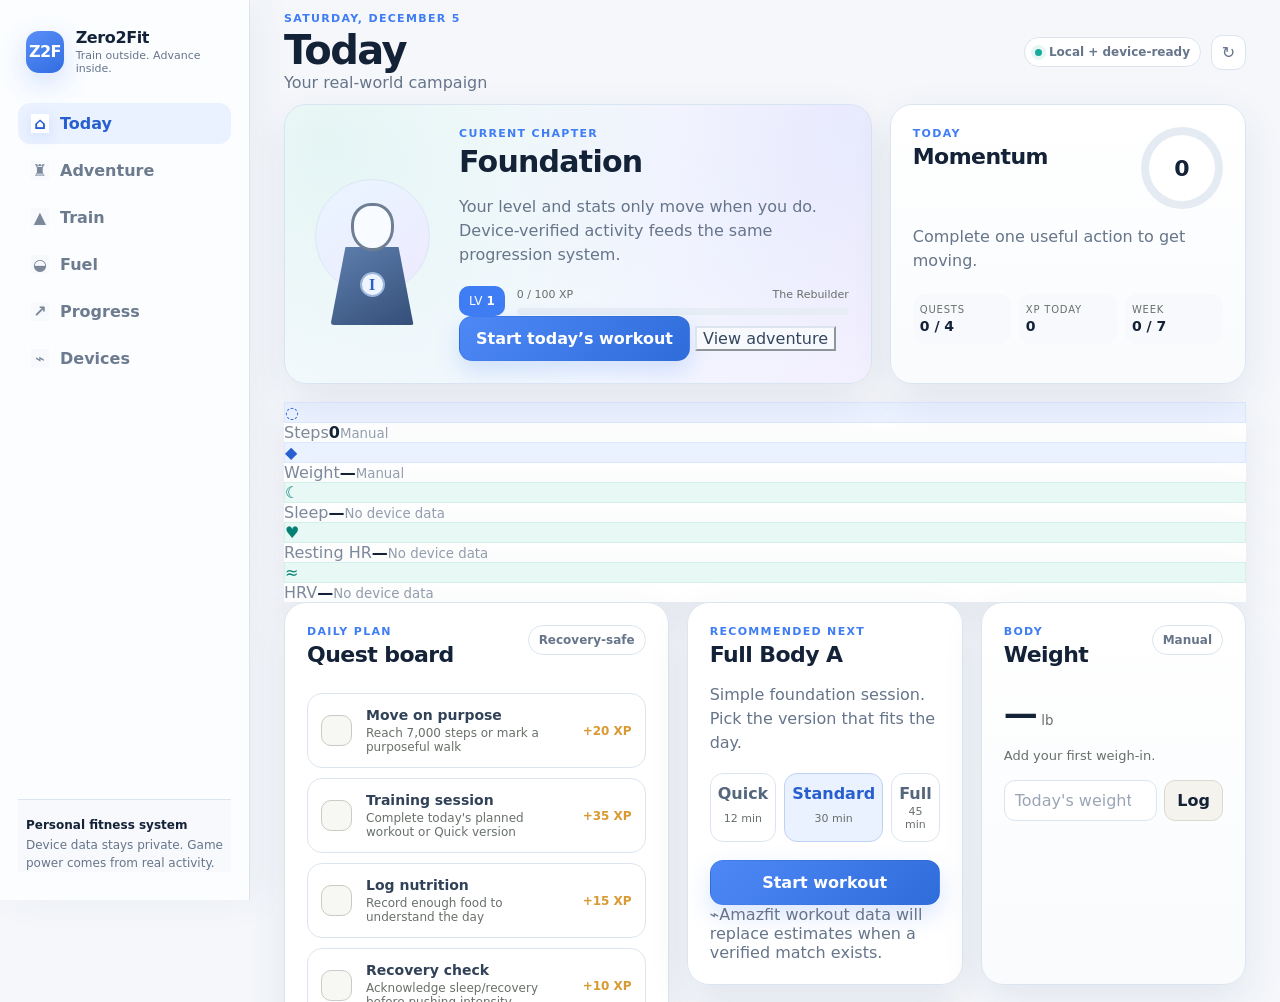
<file: index.html>
<!doctype html>
<html lang="en">
<head>
  <meta charset="utf-8" />
  <meta name="viewport" content="width=device-width, initial-scale=1, viewport-fit=cover" />
  <meta name="theme-color" content="#f5f7fb" />
  <meta name="description" content="Zero2Fit — a personal fitness system where real-world actions power RPG progression." />
  <meta name="apple-mobile-web-app-capable" content="yes" />
  <meta name="apple-mobile-web-app-status-bar-style" content="default" />
  <meta name="apple-mobile-web-app-title" content="Zero2Fit" />
  <meta name="mobile-web-app-capable" content="yes" />
  <title>Zero2Fit</title>
  <link rel="manifest" href="./manifest.webmanifest" />
  <link rel="apple-touch-icon" sizes="180x180" href="./assets/z2f-icon-180.png" />
  <link rel="stylesheet" href="./styles.css" />
  <link rel="stylesheet" href="./build006.css" />
  <link rel="stylesheet" href="./build007.css" />
  <link rel="stylesheet" href="./build012.css" />
</head>
<body>
  <div class="app-shell">
    <aside class="sidebar" aria-label="Primary navigation">
      <div class="brand-block">
        <div class="brand-mark">Z2F</div>
        <div>
          <div class="brand-name">Zero2Fit</div>
          <div class="brand-subtitle">Personal progression system</div>
        </div>
      </div>

      <nav class="nav-list" id="navList">
        <button class="nav-item active" data-page="today"><span>◉</span> Today</button>
        <button class="nav-item" data-page="character"><span>♜</span> Character</button>
        <button class="nav-item" data-page="train"><span>▲</span> Train</button>
        <button class="nav-item" data-page="nutrition"><span>◒</span> Nutrition</button>
        <button class="nav-item" data-page="journey"><span>↗</span> Journey</button>
        <button class="nav-item" data-page="data"><span>⌁</span> Data</button>
      </nav>

      <div class="sidebar-note">
        <strong>Local-first build</strong>
        <span>Your entries are stored in this browser until device sync is added.</span>
      </div>
    </aside>

    <main class="main-panel">
      <header class="topbar">
        <div>
          <div class="eyebrow" id="todayDate"></div>
          <h1 id="pageTitle">Today</h1>
        </div>
        <div class="topbar-actions">
          <span class="sync-pill"><span class="sync-dot"></span> Local data</span>
          <button class="icon-button" id="resetDemo" title="Reset local data" aria-label="Reset local data">↻</button>
        </div>
      </header>

      <section class="page active" id="page-today">
        <div class="hero-grid">
          <article class="card character-summary">
            <div class="character-visual" aria-hidden="true">
              <div class="avatar-halo"></div>
              <div class="avatar-head"></div>
              <div class="avatar-body"></div>
              <div class="avatar-emblem">I</div>
            </div>
            <div class="character-copy">
              <div class="eyebrow">Current chapter</div>
              <h2>Foundation</h2>
              <p class="muted">Build the habit first. Intensity comes later.</p>
              <div class="level-row">
                <span class="level-badge">LV <strong id="heroLevel">1</strong></span>
                <div class="xp-wrap">
                  <div class="xp-meta"><span id="heroXpText">0 / 100 XP</span><span id="heroTitle">The Rebuilder</span></div>
                  <div class="progress-track"><div class="progress-fill" id="heroXpBar"></div></div>
                </div>
              </div>
            </div>
          </article>

          <article class="card momentum-card">
            <div class="card-heading">
              <div><div class="eyebrow">Today</div><h2>Momentum</h2></div>
              <div class="momentum-ring" id="momentumRing"><span id="momentumValue">0</span></div>
            </div>
            <p class="muted" id="momentumMessage">Complete one useful action to get moving.</p>
            <div class="mini-stats">
              <div><span>Quests</span><strong id="questCount">0 / 4</strong></div>
              <div><span>XP today</span><strong id="xpToday">0</strong></div>
              <div><span>Week</span><strong id="weekScore">0 / 7</strong></div>
            </div>
          </article>
        </div>

        <div class="content-grid">
          <article class="card quest-card">
            <div class="card-heading">
              <div><div class="eyebrow">Daily plan</div><h2>Quest board</h2></div>
              <span class="small-tag">Recovery-safe</span>
            </div>
            <div id="questList" class="quest-list"></div>
          </article>

          <article class="card today-workout-card">
            <div class="eyebrow">Recommended next</div>
            <h2>Full Body A</h2>
            <p class="muted">Simple foundation session. Pick the version that fits the day.</p>
            <div class="mode-grid">
              <button class="mode-button" data-workout-mode="quick"><strong>Quick</strong><span>12 min</span></button>
              <button class="mode-button selected" data-workout-mode="standard"><strong>Standard</strong><span>30 min</span></button>
              <button class="mode-button" data-workout-mode="full"><strong>Full</strong><span>45 min</span></button>
            </div>
            <button class="primary-button full-width" data-go-page="train">Start workout</button>
          </article>

          <article class="card metric-card">
            <div class="card-heading">
              <div><div class="eyebrow">Body</div><h2>Weight</h2></div>
              <span class="source-label">Manual</span>
            </div>
            <div class="metric-value"><span id="latestWeight">—</span><small>lb</small></div>
            <p class="trend-line" id="weightTrend">Add your first weigh-in.</p>
            <form id="weightForm" class="inline-form">
              <input id="weightInput" type="number" min="80" max="500" step="0.1" placeholder="Today's weight" aria-label="Today's weight in pounds" />
              <button type="submit">Log</button>
            </form>
          </article>

          <article class="card metric-card">
            <div class="card-heading">
              <div><div class="eyebrow">Activity</div><h2>Steps</h2></div>
              <span class="source-label">Manual</span>
            </div>
            <div class="metric-value"><span id="stepValue">0</span><small>/ 7,000</small></div>
            <div class="progress-track large"><div class="progress-fill" id="stepBar"></div></div>
            <form id="stepsForm" class="inline-form">
              <input id="stepsInput" type="number" min="0" max="100000" step="100" placeholder="Today's steps" aria-label="Today's steps" />
              <button type="submit">Update</button>
            </form>
          </article>
        </div>
      </section>

      <section class="page" id="page-character">
        <div class="character-page-grid">
          <article class="card character-sheet">
            <div class="character-stage">
              <div class="character-visual large" aria-hidden="true">
                <div class="avatar-halo"></div>
                <div class="avatar-head"></div>
                <div class="avatar-body"></div>
                <div class="avatar-emblem">I</div>
              </div>
              <div class="title-ribbon" id="characterTitle">The Rebuilder</div>
            </div>
            <div class="character-main-stats">
              <div><span>Level</span><strong id="characterLevel">1</strong></div>
              <div><span>Total XP</span><strong id="totalXp">0</strong></div>
              <div><span>Chapter</span><strong>Foundation</strong></div>
            </div>
            <div class="progress-track large"><div class="progress-fill" id="characterXpBar"></div></div>
            <p class="muted compact" id="characterXpText">0 XP until Level 2</p>
          </article>

          <article class="card attribute-card">
            <div class="eyebrow">Character attributes</div>
            <h2>Stats earned by real actions</h2>
            <div id="attributeList" class="attribute-list"></div>
          </article>
        </div>

        <div class="content-grid two-col">
          <article class="card boss-card">
            <div class="eyebrow">Current boss objective</div>
            <h2>Foundation Gate</h2>
            <p>Complete 12 workouts to prove the routine is sustainable.</p>
            <div class="boss-progress"><span id="bossProgressText">0 / 12 workouts</span><strong id="bossPct">0%</strong></div>
            <div class="progress-track large"><div class="progress-fill" id="bossBar"></div></div>
            <p class="muted compact">Boss goals are longer-term objectives. Missing a day never resets them.</p>
          </article>

          <article class="card">
            <div class="eyebrow">Achievements</div>
            <h2>Milestones</h2>
            <div id="achievementGrid" class="achievement-grid"></div>
          </article>
        </div>
      </section>

      <section class="page" id="page-train">
        <div class="train-header card">
          <div>
            <div class="eyebrow">Workout 1</div>
            <h2>Full Body A</h2>
            <p class="muted">Foundation strength · selected mode: <strong id="selectedModeLabel">Standard</strong></p>
          </div>
          <div class="workout-score"><span id="workoutCompletion">0%</span><small>complete</small></div>
        </div>
        <div class="exercise-list" id="exerciseList"></div>
        <button class="primary-button finish-button" id="finishWorkout">Finish workout + earn XP</button>
      </section>

      <section class="page" id="page-nutrition">
        <div class="nutrition-grid">
          <article class="card nutrition-summary">
            <div class="eyebrow">Today</div>
            <h2>Nutrition</h2>
            <div class="nutrition-numbers">
              <div><span>Calories</span><strong><span id="calorieTotal">0</span> <small>/ 2300</small></strong></div>
              <div><span>Protein</span><strong><span id="proteinTotal">0</span> <small>/ 160 g</small></strong></div>
            </div>
            <p class="muted">Targets are placeholders until you explicitly set them. This build does not infer a medical or weight-loss target.</p>
          </article>
          <article class="card">
            <div class="eyebrow">Fast entry</div>
            <h2>Add food</h2>
            <form id="mealForm" class="meal-form">
              <input id="mealName" type="text" placeholder="Meal or food" required />
              <div class="split-inputs">
                <input id="mealCalories" type="number" min="0" max="10000" placeholder="Calories" required />
                <input id="mealProtein" type="number" min="0" max="500" placeholder="Protein g" required />
              </div>
              <button class="primary-button" type="submit">Add entry</button>
            </form>
          </article>
        </div>
        <article class="card">
          <div class="card-heading"><div><div class="eyebrow">Log</div><h2>Today's food</h2></div><button class="text-button" id="clearMeals">Clear</button></div>
          <div id="mealList" class="meal-list"></div>
        </article>
      </section>

      <section class="page" id="page-journey">
        <div class="journey-hero card">
          <div>
            <div class="eyebrow">Journey</div>
            <h2>Evidence that you're moving forward</h2>
            <p class="muted">Zero2Fit will compare you with your own baseline, not with other people.</p>
          </div>
          <div class="journey-total"><span>Lifetime XP</span><strong id="journeyXp">0</strong></div>
        </div>
        <div class="content-grid">
          <article class="card">
            <div class="eyebrow">Body trend</div>
            <h2>Weight history</h2>
            <div id="weightChart" class="weight-chart"></div>
            <p class="muted compact" id="weightHistoryText">No weigh-ins yet.</p>
          </article>
          <article class="card">
            <div class="eyebrow">Training</div>
            <h2>Completed workouts</h2>
            <div class="metric-value"><span id="completedWorkouts">0</span><small> lifetime</small></div>
            <p class="muted compact">Each finished session advances Strength, Consistency and the Foundation Gate.</p>
          </article>
          <article class="card">
            <div class="eyebrow">This week</div>
            <h2>Consistency</h2>
            <div class="week-dots" id="weekDots"></div>
            <p class="muted compact">A low day does not erase previous work.</p>
          </article>
          <article class="card">
            <div class="eyebrow">Recent XP</div>
            <h2>Progress log</h2>
            <div id="xpLog" class="xp-log"></div>
          </article>
        </div>
      </section>

      <section class="page" id="page-data">
        <div class="data-intro card">
          <div>
            <div class="eyebrow">Data architecture</div>
            <h2>One timeline, many sources</h2>
            <p class="muted">The app normalizes device/app data while preserving source and timestamp.</p>
          </div>
          <span class="small-tag">Private by design</span>
        </div>
        <div class="connection-grid">
          <article class="connection-card connected"><div class="connection-icon">✎</div><div><strong>Manual / local</strong><span>Weight, steps, meals, workouts</span></div><span>Active</span></article>
          <article class="connection-card connected"><div class="connection-icon">♥</div><div><strong>Amazfit / Zepp → Apple Health</strong><span>HealthKit companion source capture + private sync</span></div><span>Bridge ready</span></article>
          <article class="connection-card connected"><div class="connection-icon">R</div><div><strong>RENPHO</strong><span>CSV import + Apple Health bridge path</span></div><span>Bridge ready</span></article>
          <article class="connection-card"><div class="connection-icon">G</div><div><strong>Garmin / Fitbit</strong><span>Activity, HR, sleep, workouts</span></div><span>Planned</span></article>
          <article class="connection-card"><div class="connection-icon">N</div><div><strong>Nutrition imports</strong><span>MyFitnessPal/Cronometer or Zero2Fit logger</span></div><span>Planned</span></article>
        </div>
        <article class="card data-table-card">
          <div class="eyebrow">Normalized record examples</div>
          <h2>Provenance stays visible</h2>
          <div class="data-table">
            <div class="data-row head"><span>Metric</span><span>Value</span><span>Source</span><span>Status</span></div>
            <div class="data-row"><span>Weight</span><span id="dataWeight">—</span><span>Manual</span><span>Observed</span></div>
            <div class="data-row"><span>Steps</span><span id="dataSteps">0</span><span>Manual</span><span>Observed</span></div>
            <div class="data-row"><span>Momentum</span><span id="dataMomentum">0</span><span>Zero2Fit</span><span>Derived</span></div>
            <div class="data-row"><span>Level</span><span id="dataLevel">1</span><span>Zero2Fit</span><span>Derived</span></div>
          </div>
        </article>
      </section>
    </main>
  </div>

  <div class="toast" id="toast" role="status" aria-live="polite"></div>
  <script src="./zero2fit-config.js"></script>
  <script src="./storage.js"></script>
  <script src="./remote-sync.js"></script>
  <script src="./ingestion.js"></script>
  <script src="./app.js"></script>
  <script src="./build003-integration.js"></script>
  <script src="./build004-integration.js"></script>
  <script src="./build007-adventure.js"></script>
  <script src="./build008-photos.js"></script>
  <script src="./build008-device-sync.js"></script>
  <script type="module" src="./build018-food-lookup.js"></script>
  <script type="module" src="./build022-loader.js"></script>
</body>
</html>
</file>
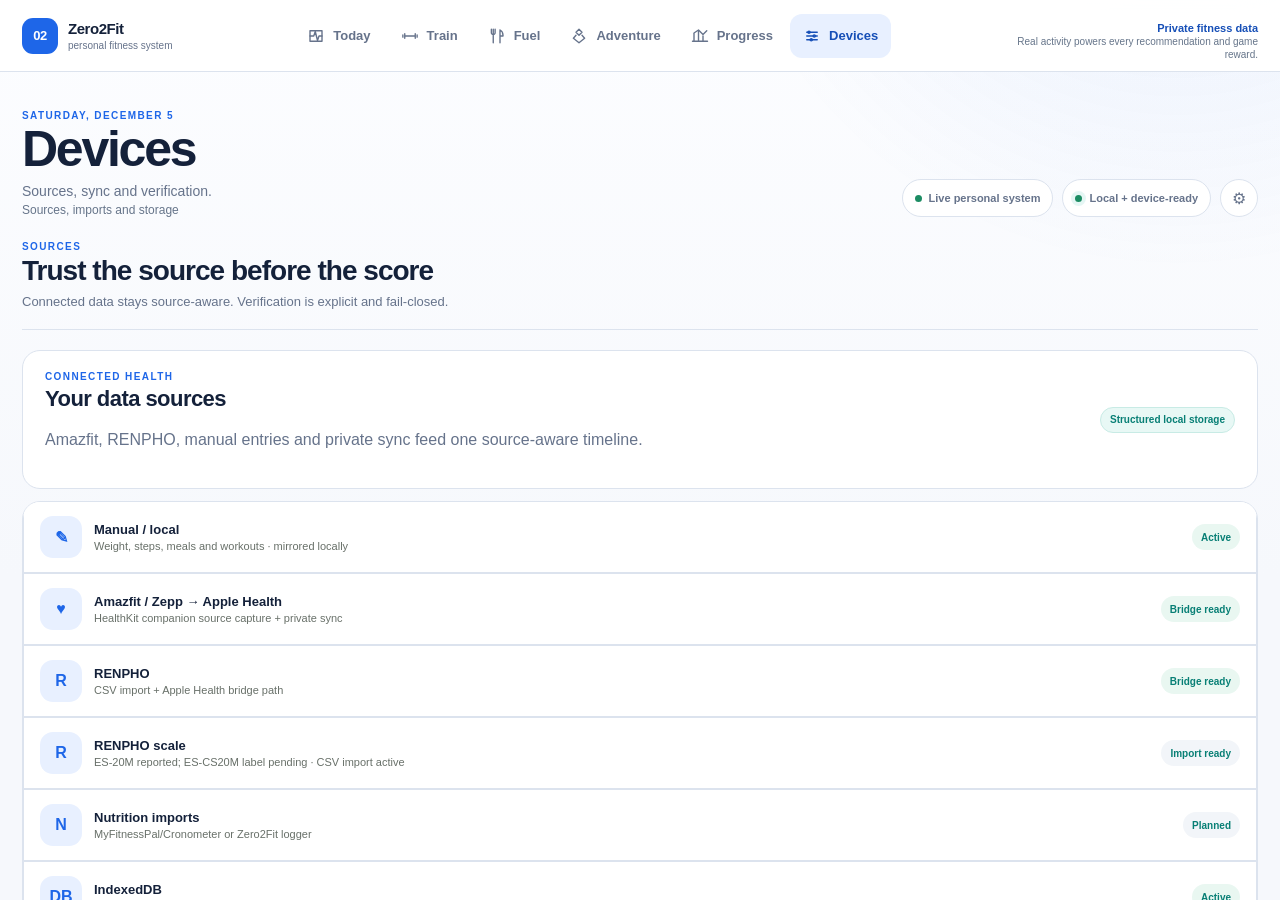
<file: qa-acceptance-fixture.html>
<!doctype html>
<html>
<head>
  <meta charset="utf-8">
  <meta name="viewport" content="width=device-width, initial-scale=1, viewport-fit=cover">
  <title>Zero2Fit Acceptance QA</title>
  <style>html,body,iframe{margin:0;width:100%;height:100%;border:0;background:#f5f7fb}body{overflow:hidden}iframe{display:block}</style>
  <script>sessionStorage.setItem('zero2fit-qa-acceptance', '1');</script>
</head>
<body>
  <iframe src="./?qaPage=data" title="Zero2Fit acceptance verification"></iframe>
</body>
</html>
</file>
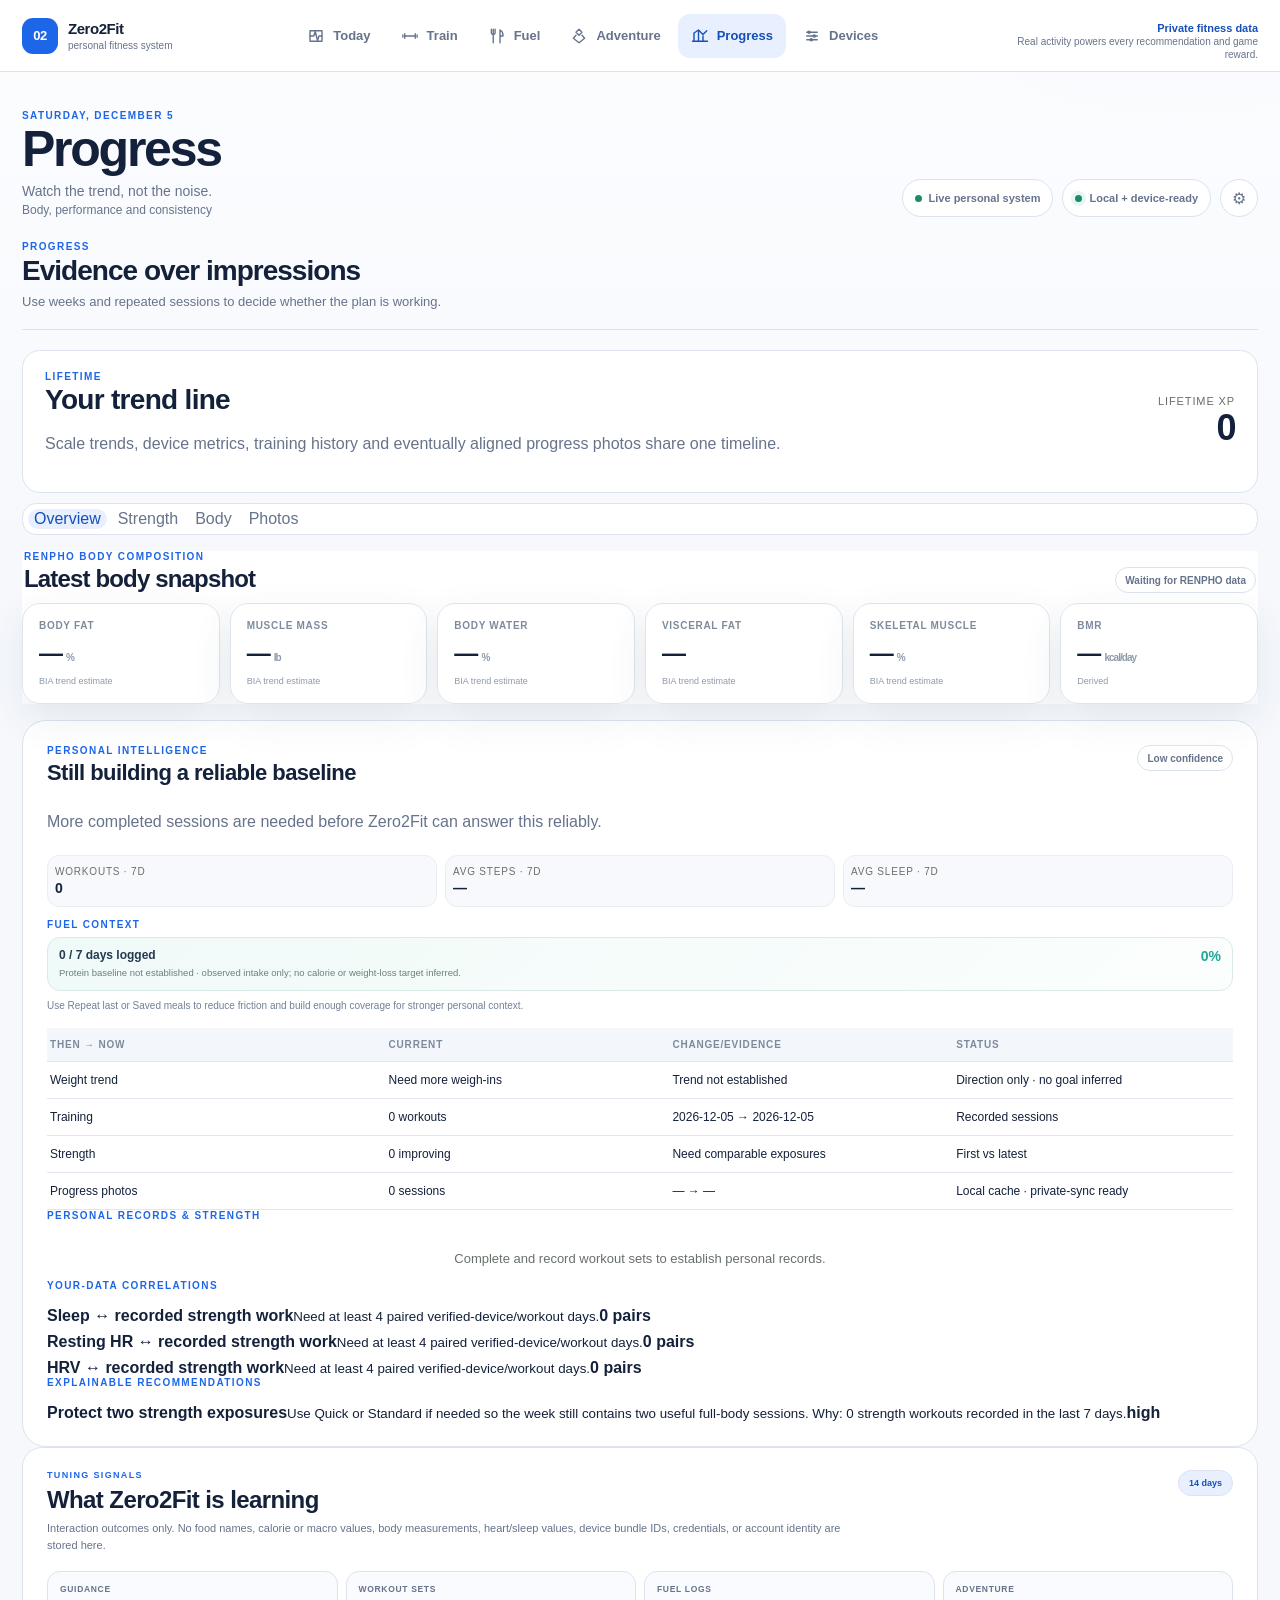
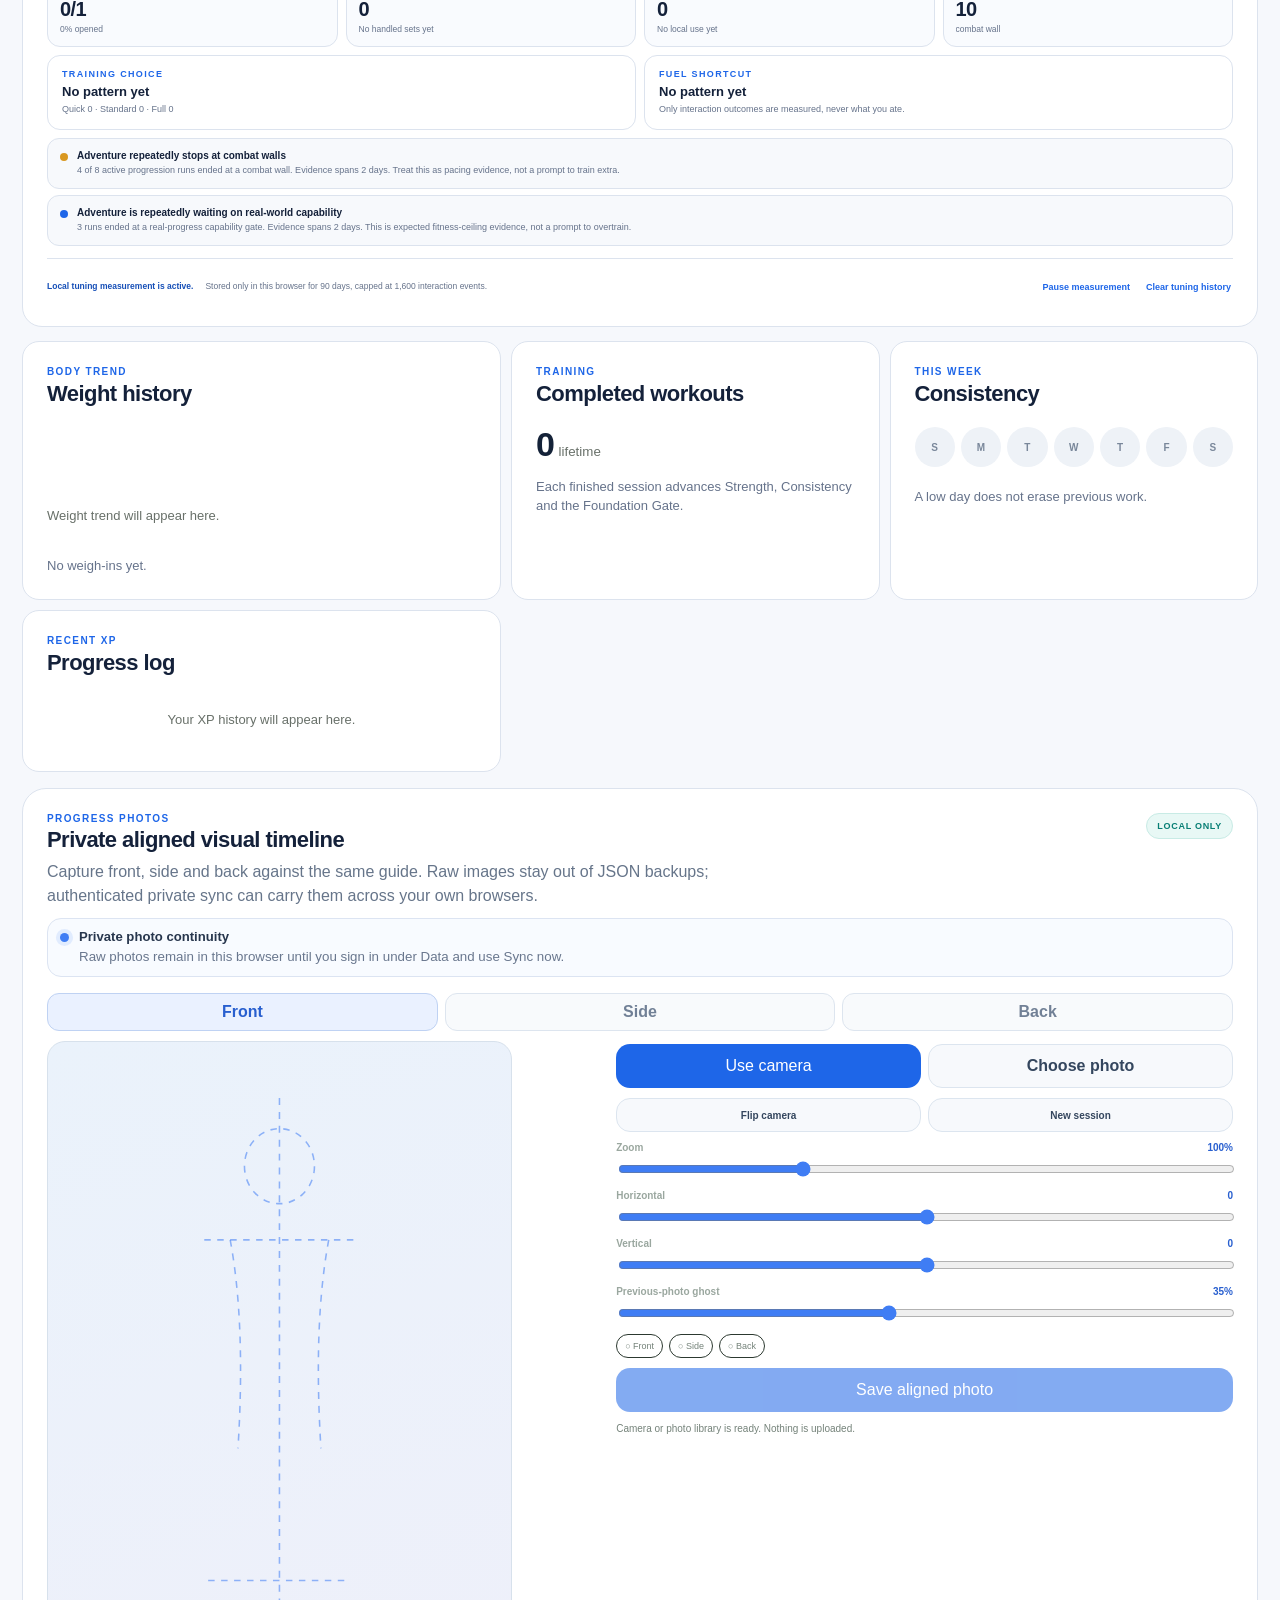
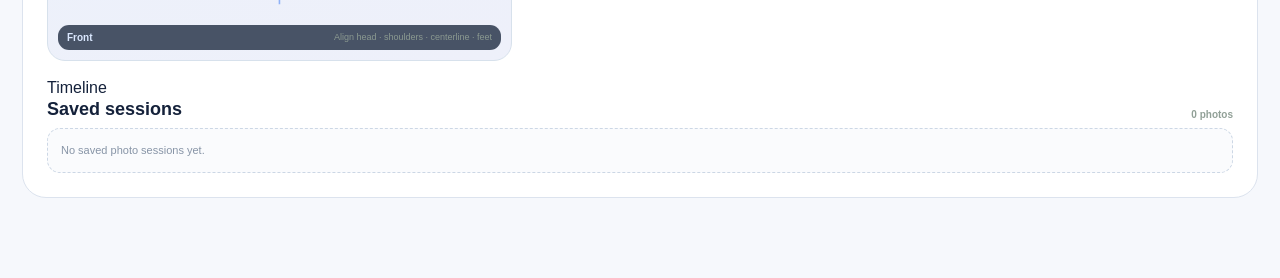
<file: qa-adventure-friction-fixture.html>
<!doctype html>
<html lang="en">
<head><meta charset="utf-8"><title>Zero2Fit Adventure friction QA fixture</title></head>
<body>
<script>
(() => {
  const now = Date.now();
  const DAY_MS = 86400000;
  const outcomes = [
    'combat_wall','capability_gate','combat_wall','advancing',
    'combat_wall','capability_gate','combat_wall','capability_gate',
    'paused','content_complete'
  ];
  const dayOffsets = [0,0,1,1,0,1,1,0,0,1];
  const events = outcomes.map((outcome, index) => {
    const observedAt = new Date(now - dayOffsets[index] * DAY_MS - (outcomes.length - index) * 60000).toISOString();
    return { id:`qa-adventure-friction-${index}`, type:'adventure_run', observedAt, day:observedAt.slice(0,10), metadata:{ outcome } };
  });
  localStorage.setItem('zero2fit-usage-v1', JSON.stringify({ version:1, events, updatedAt:new Date(now).toISOString() }));
  localStorage.setItem('zero2fit-usage-settings-v1', JSON.stringify({ enabled:true, updatedAt:new Date(now).toISOString() }));
  location.replace('./?qaPage=journey');
})();
</script>
</body>
</html>
</file>
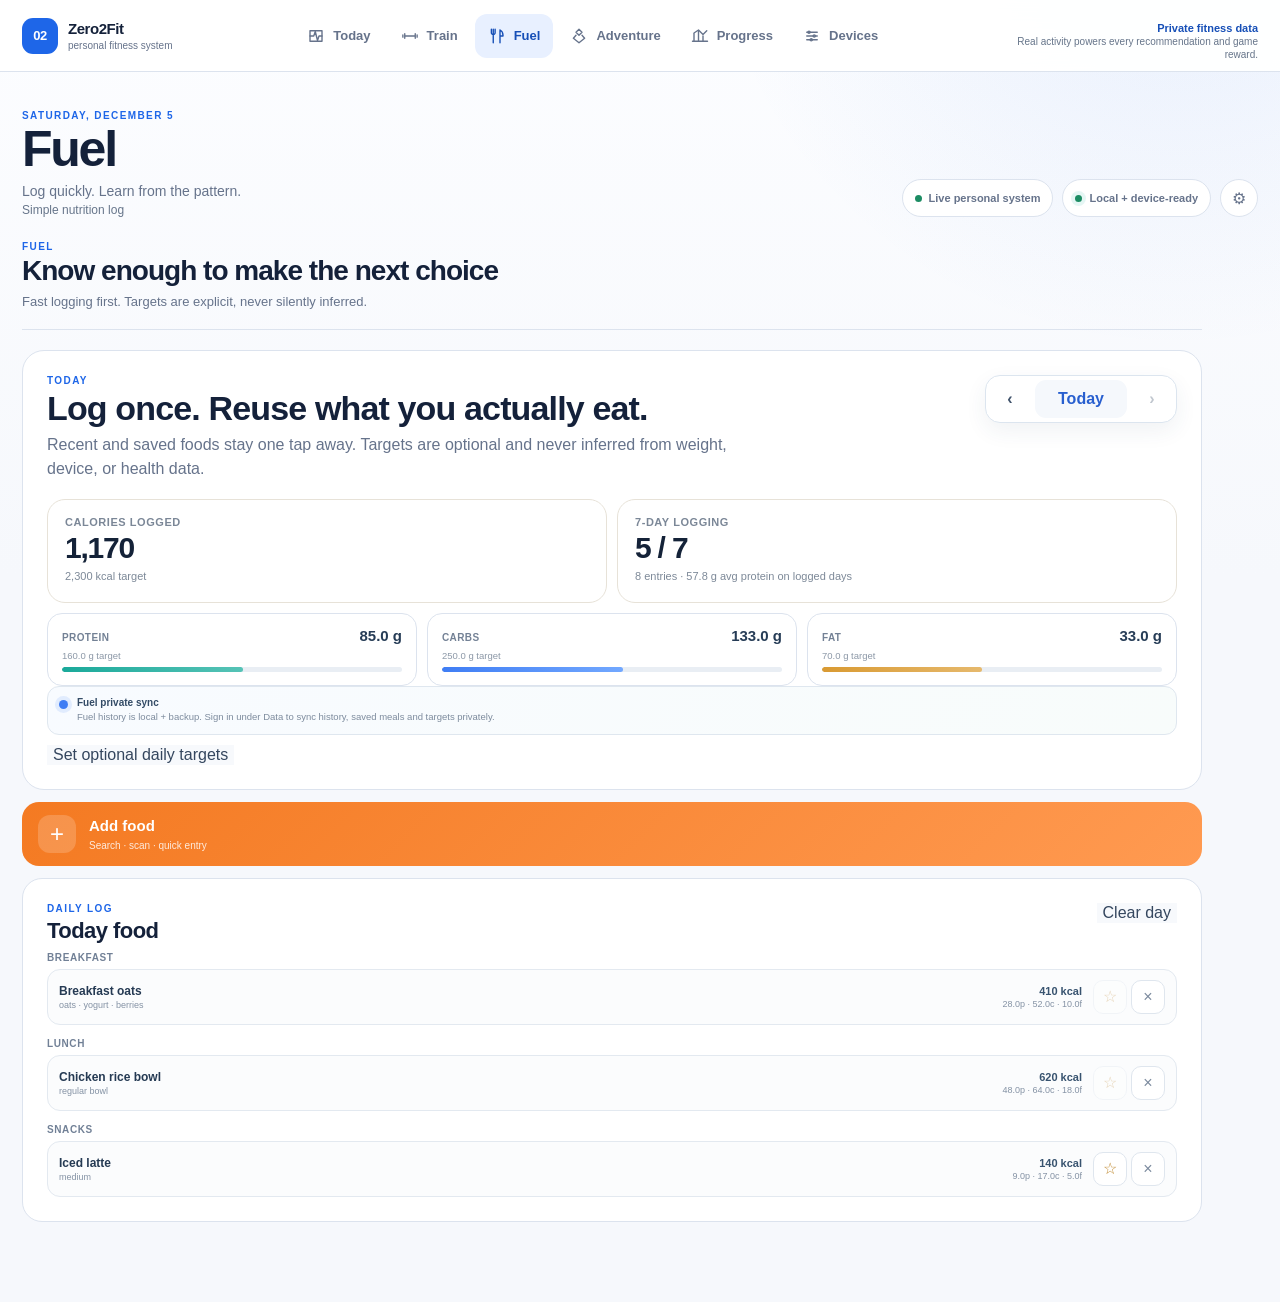
<file: qa-fuel-fixture.html>
<!doctype html>
<html lang="en">
<head><meta charset="utf-8"><title>Zero2Fit Fuel QA fixture</title></head>
<body>
<script>
(() => {
  const params = new URLSearchParams(location.search);
  const page = ['nutrition','journey'].includes(params.get('page')) ? params.get('page') : 'nutrition';
  const now = new Date();
  const key = offset => {
    const date = new Date(now);
    date.setDate(date.getDate() + offset);
    return `${date.getFullYear()}-${String(date.getMonth()+1).padStart(2,'0')}-${String(date.getDate()).padStart(2,'0')}`;
  };
  const loggedAt = (day, hour) => `${day}T${String(hour).padStart(2,'0')}:00:00`;
  const meal = (id, day, name, calories, protein, carbs, fat, mealType, serving, hour) => ({
    id, day, name, calories, protein, carbs, fat, mealType, serving, source:'manual', sourceItemId:'', barcode:'', loggedAt:loggedAt(day,hour)
  });
  const today = key(0);
  const oats = meal('qa-oats',today,'Breakfast oats',410,28,52,10,'breakfast','oats · yogurt · berries',8);
  const bowl = meal('qa-bowl',today,'Chicken rice bowl',620,48,64,18,'lunch','regular bowl',13);
  const coffee = meal('qa-coffee',today,'Iced latte',140,9,17,5,'snack','medium',15);
  const historical = {
    [key(-1)]:[meal('qa-y1',key(-1),'Greek yogurt + granola',340,25,42,8,'breakfast','1 bowl',8),meal('qa-y2',key(-1),'Steak dinner',760,58,46,34,'dinner','plate',19)],
    [key(-2)]:[meal('qa-2',key(-2),'Turkey wrap',540,42,48,17,'lunch','1 wrap',12)],
    [key(-4)]:[meal('qa-4',key(-4),'Chicken rice bowl',620,48,64,18,'lunch','regular bowl',13)],
    [key(-5)]:[meal('qa-5',key(-5),'Egg breakfast',480,31,35,24,'breakfast','3 eggs + toast',9)]
  };
  const state = {
    version:1,
    meals:{...historical,[today]:[oats,bowl,coffee]},
    savedMeals:[
      {...oats,id:'qa-saved-oats',source:'saved',savedAt:loggedAt(key(-8),9)},
      {...bowl,id:'qa-saved-bowl',source:'saved',savedAt:loggedAt(key(-7),13)},
      {id:'qa-saved-wrap',name:'Turkey wrap',calories:540,protein:42,carbs:48,fat:17,serving:'1 wrap',mealType:'lunch',source:'saved',sourceItemId:'',barcode:'',savedAt:loggedAt(key(-6),12)}
    ],
    nutritionTargets:{calories:2300,protein:160,carbs:250,fat:70},
    migratedFromLegacyAt:new Date().toISOString(),
    updatedAt:new Date().toISOString()
  };
  localStorage.setItem('zero2fit-fuel-v2', JSON.stringify(state));
  location.replace(`./?qaPage=${encodeURIComponent(page)}`);
})();
</script>
</body>
</html>
</file>
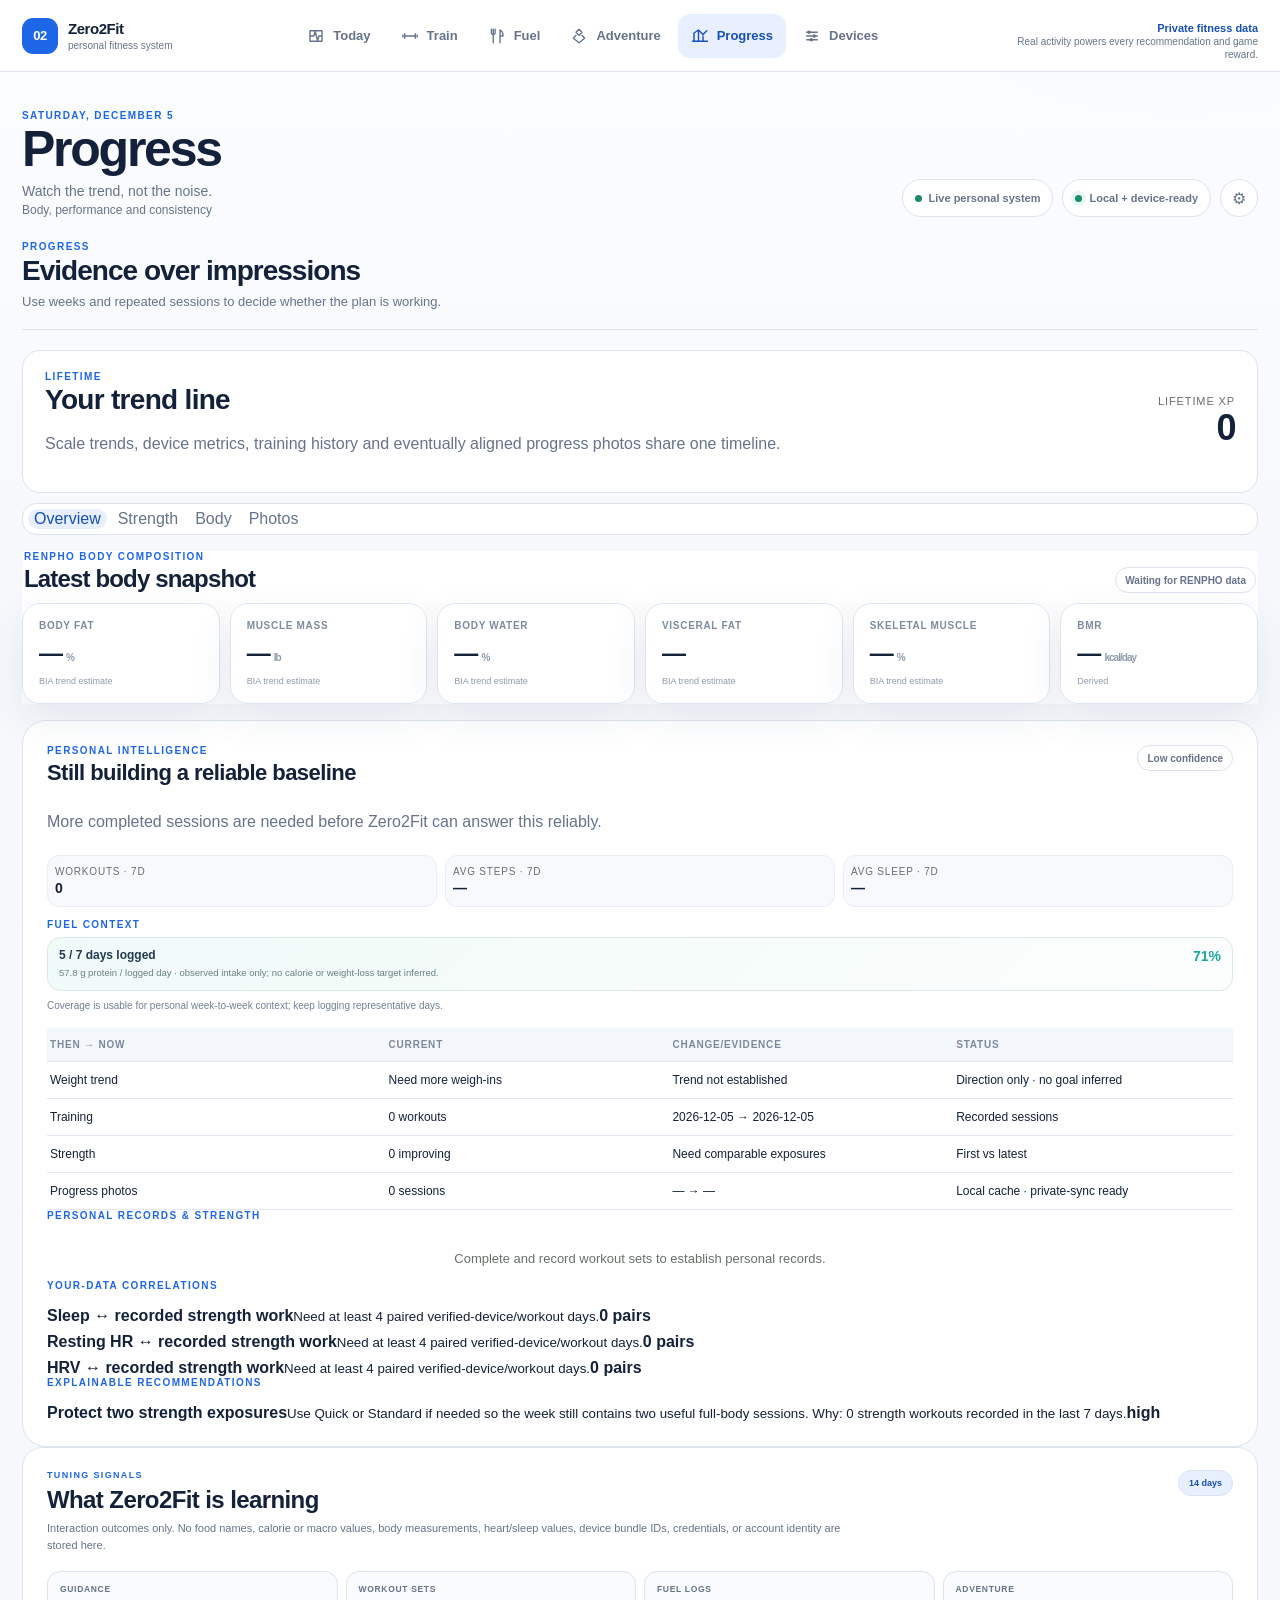
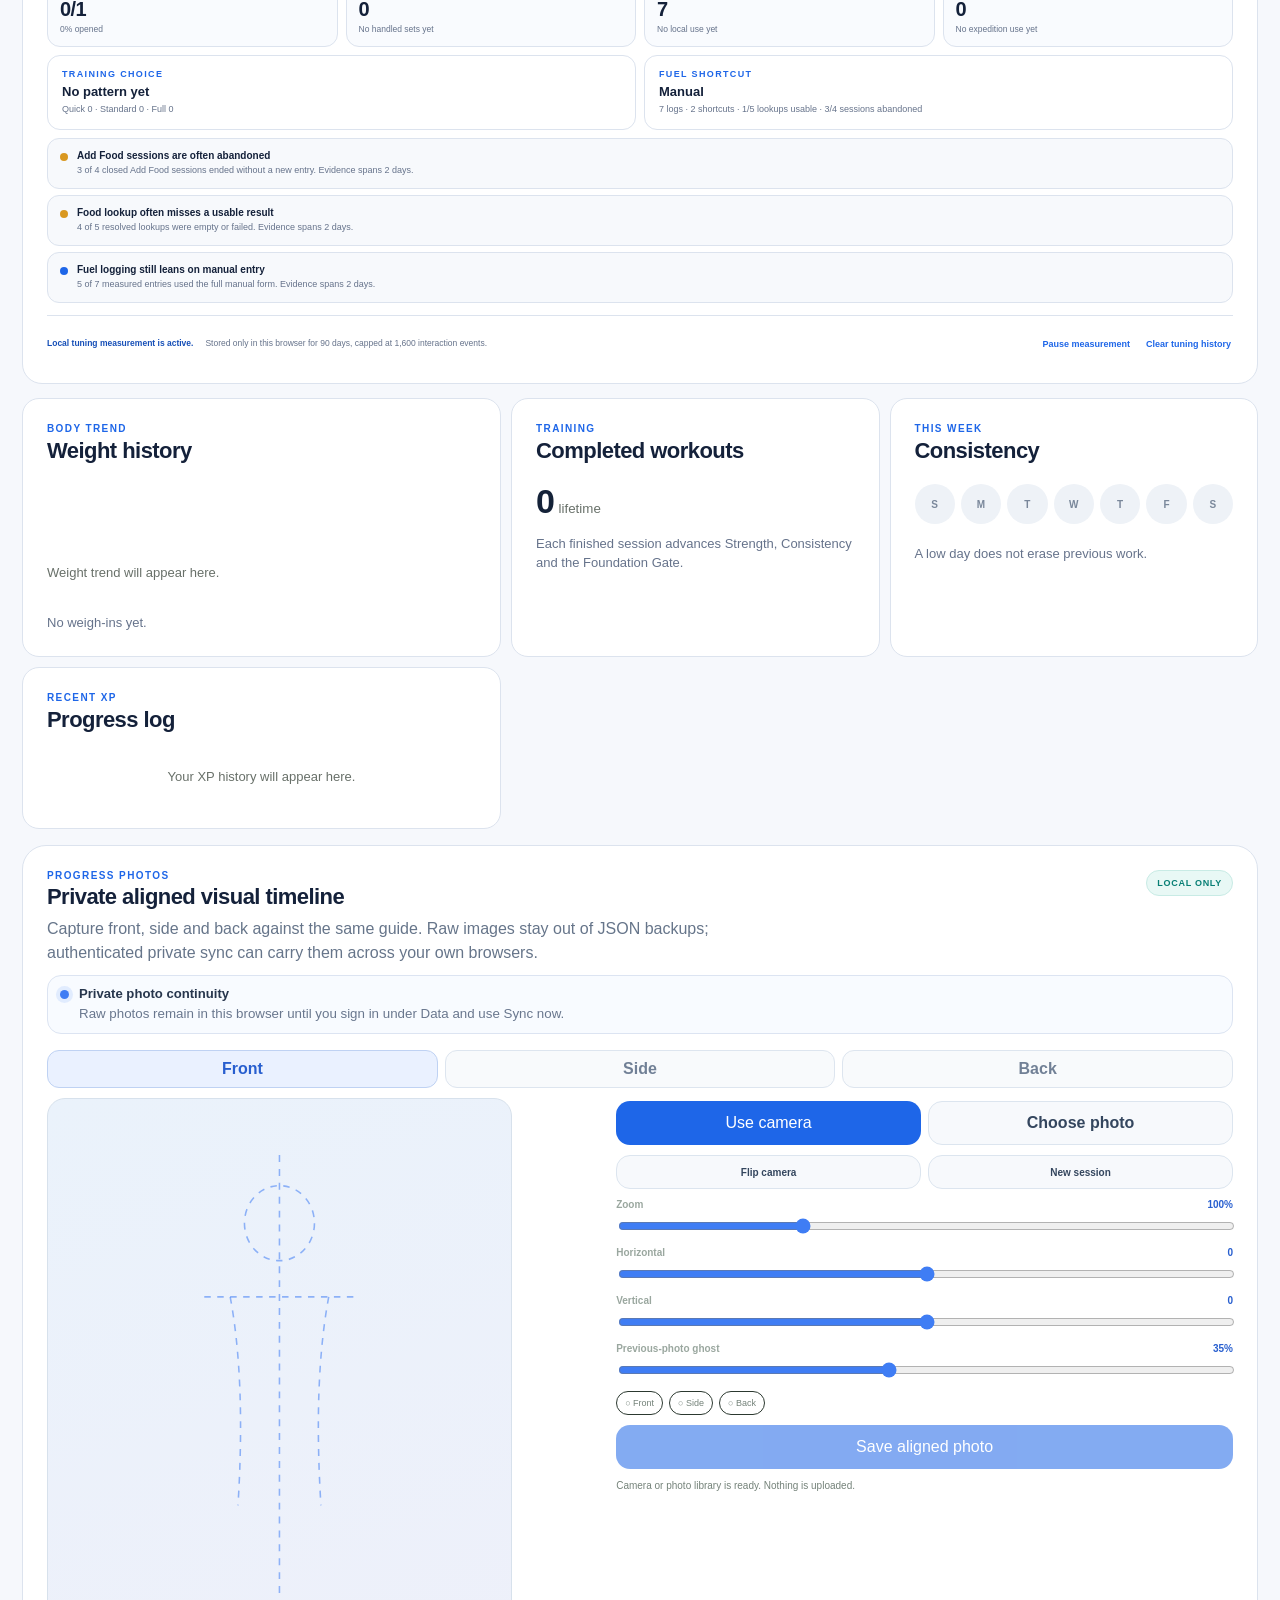
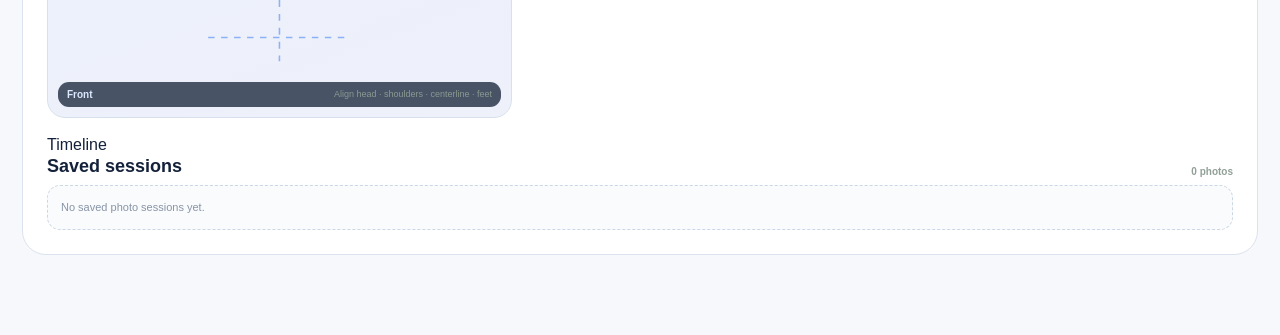
<file: qa-fuel-friction-fixture.html>
<!doctype html>
<html lang="en">
<head><meta charset="utf-8"><title>Zero2Fit Fuel friction QA fixture</title></head>
<body>
<script>
(() => {
  const now = Date.now();
  const DAY_MS = 86400000;
  const events = [];
  let sequence = 0;
  const add = (type, metadata = {}, offsetMinutes = 0) => {
    const dayOffset = (sequence % 2) * DAY_MS;
    const at = now - dayOffset - offsetMinutes * 60000 - sequence * 73;
    sequence += 1;
    const observedAt = new Date(at).toISOString();
    events.push({ id:`qa-fuel-friction-${sequence}`, type, observedAt, day:observedAt.slice(0,10), metadata });
  };

  add('fuel_panel_closed',{outcome:'abandoned',method:'close_button'},12);
  add('fuel_panel_closed',{outcome:'abandoned',method:'backdrop'},11);
  add('fuel_panel_closed',{outcome:'abandoned',method:'escape'},10);
  add('fuel_panel_closed',{outcome:'logged',method:'close_button'},9);
  add('fuel_lookup_result',{method:'search',outcome:'success'},8);
  add('fuel_lookup_result',{method:'search',outcome:'empty'},8);
  add('fuel_lookup_result',{method:'barcode',outcome:'empty'},7);
  add('fuel_lookup_result',{method:'search',outcome:'error'},7);
  add('fuel_lookup_result',{method:'barcode',outcome:'error'},6);
  add('fuel_entry_logged',{method:'manual'},5);
  add('fuel_entry_logged',{method:'manual'},5);
  add('fuel_entry_logged',{method:'manual'},4);
  add('fuel_entry_logged',{method:'manual'},4);
  add('fuel_entry_logged',{method:'manual'},3);
  add('fuel_entry_logged',{method:'repeat'},2);
  add('fuel_entry_logged',{method:'saved'},1);

  localStorage.setItem('zero2fit-usage-v1', JSON.stringify({ version:1, events, updatedAt:new Date(now).toISOString() }));
  localStorage.setItem('zero2fit-usage-settings-v1', JSON.stringify({ enabled:true, updatedAt:new Date(now).toISOString() }));
  location.replace('./qa-fuel-fixture.html?page=journey');
})();
</script>
</body>
</html>
</file>
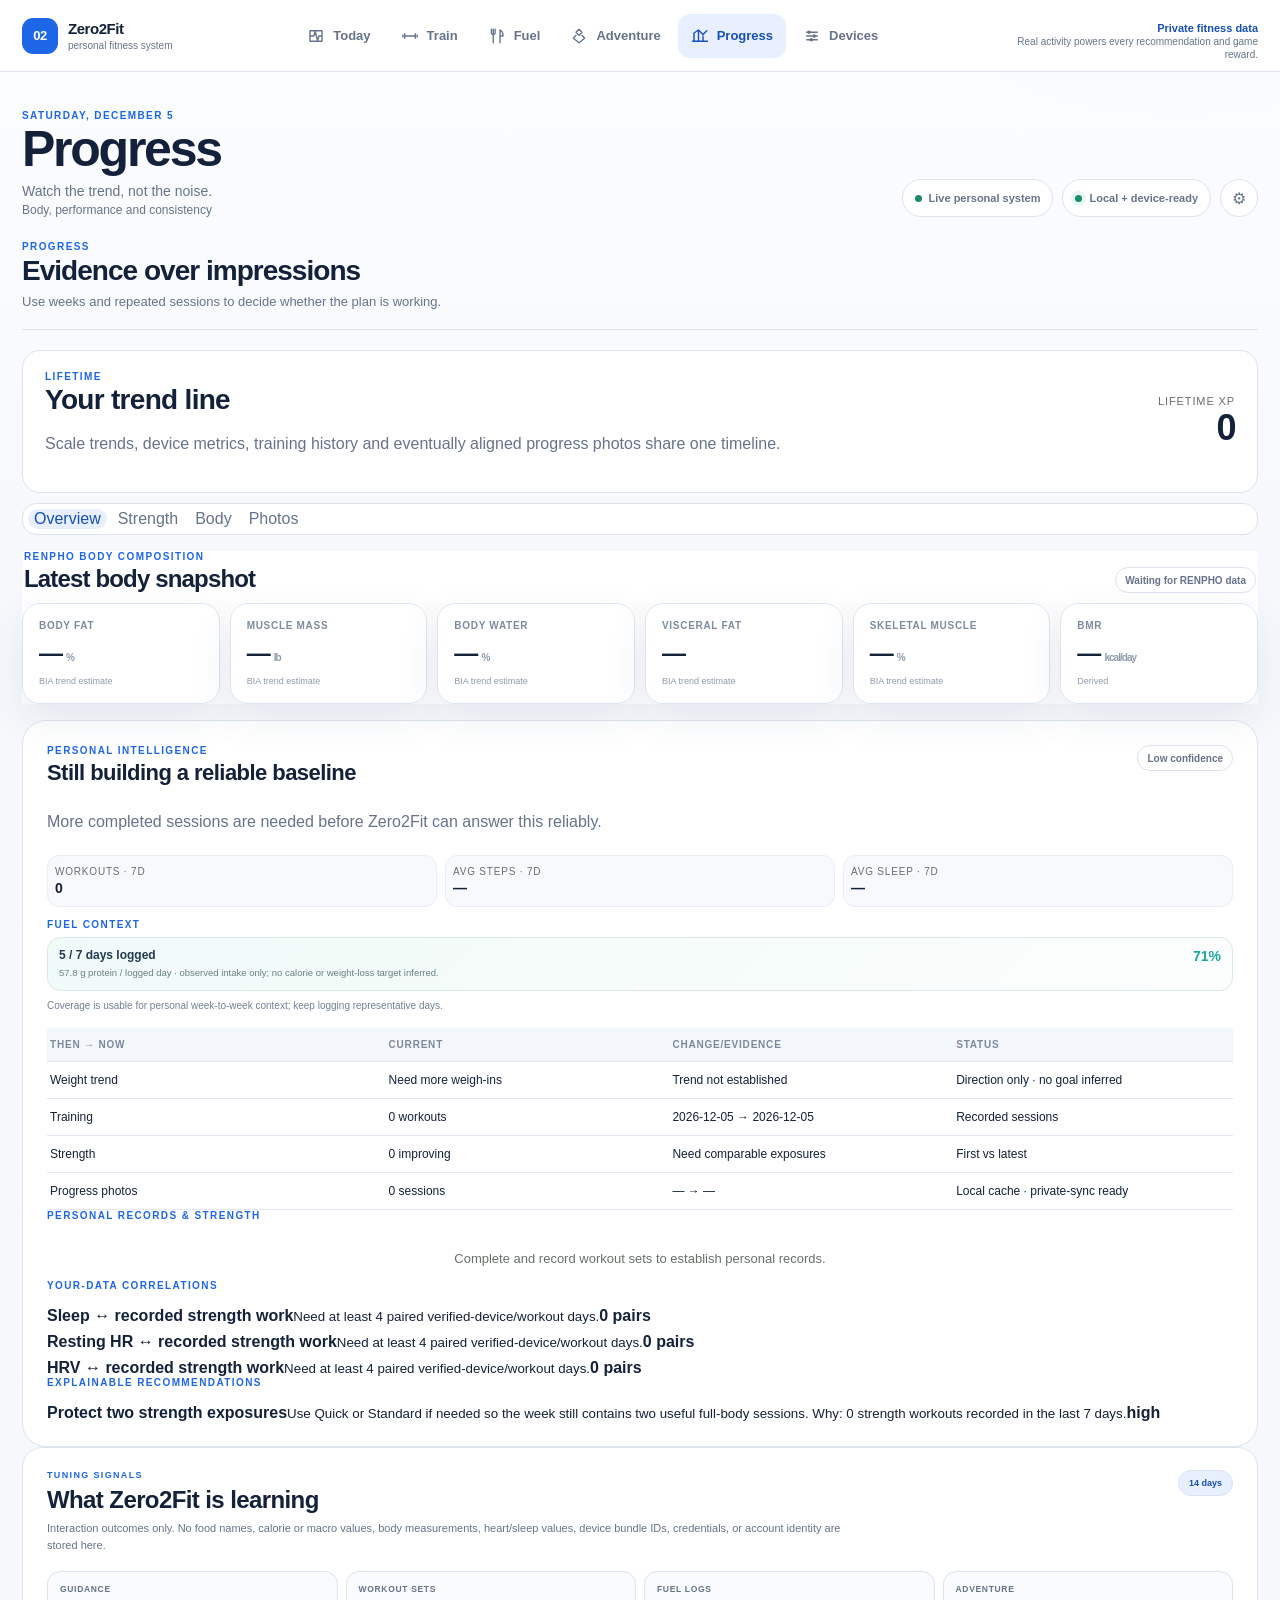
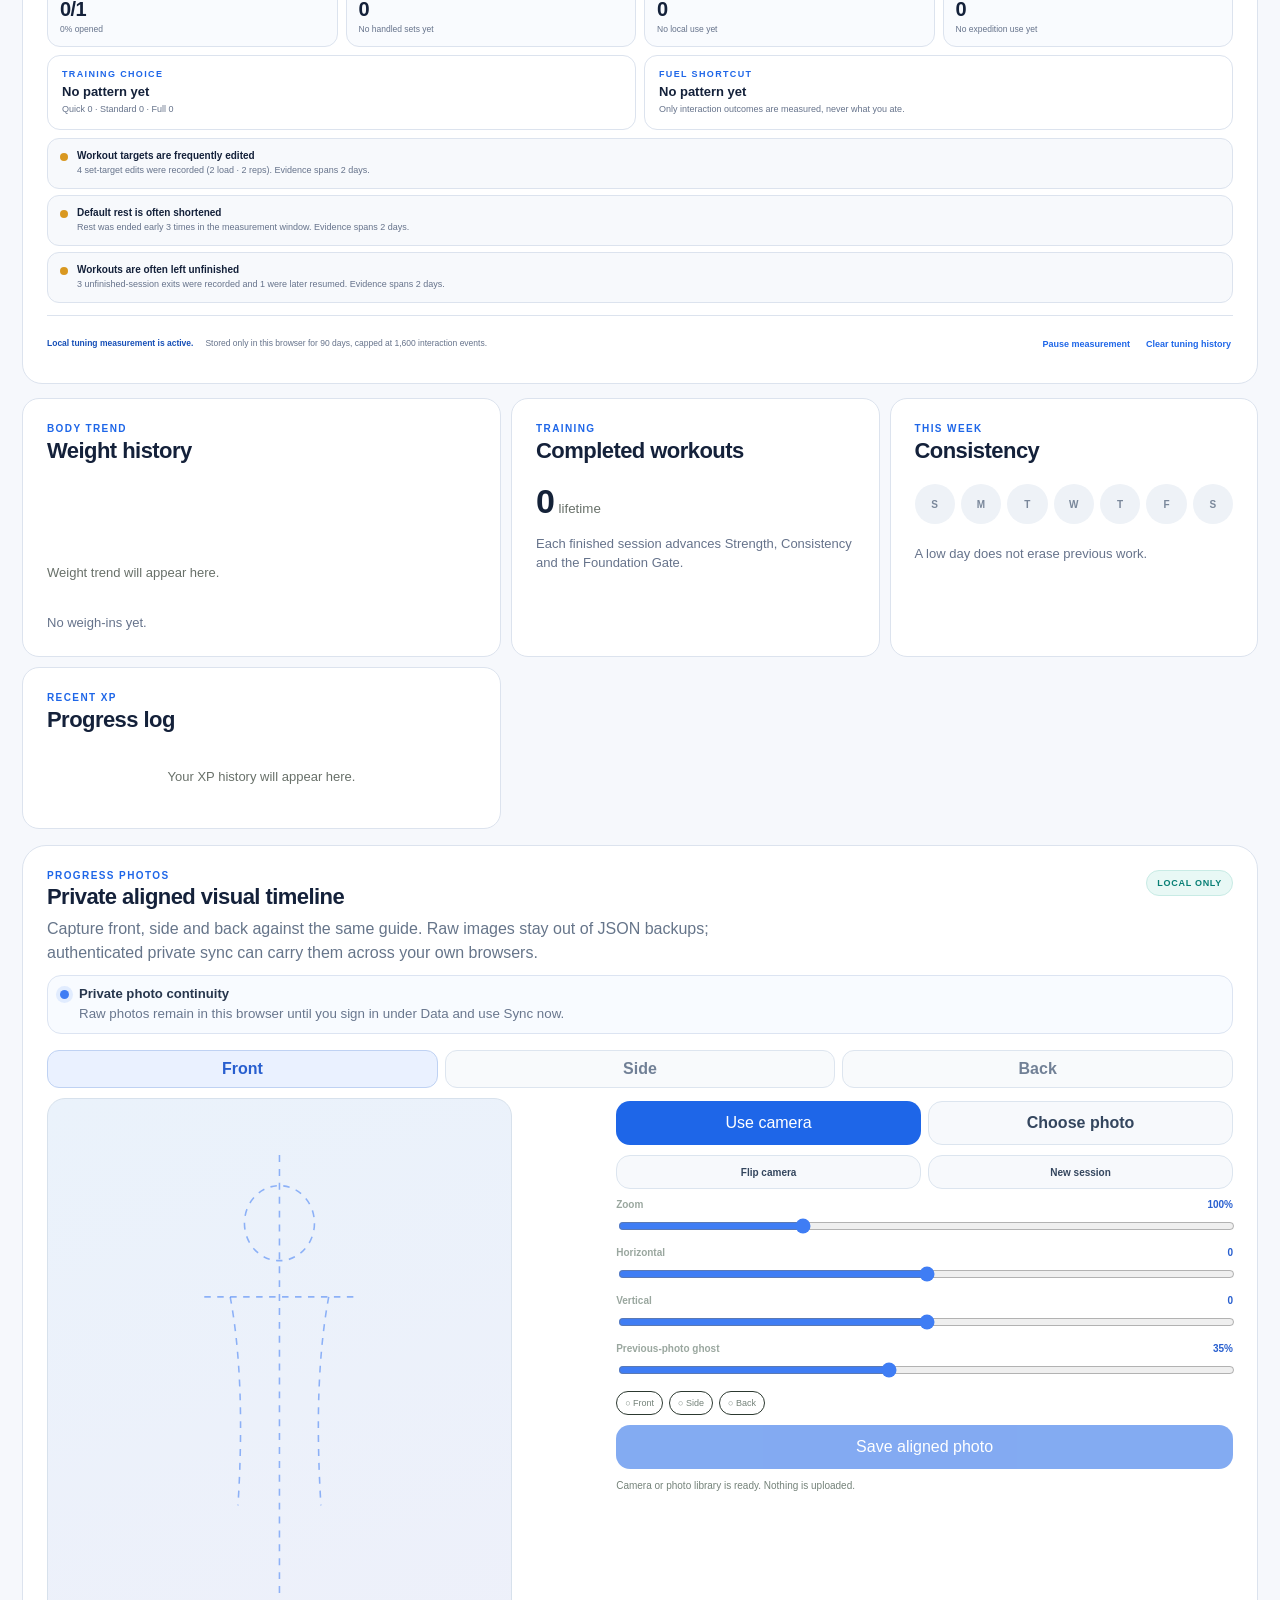
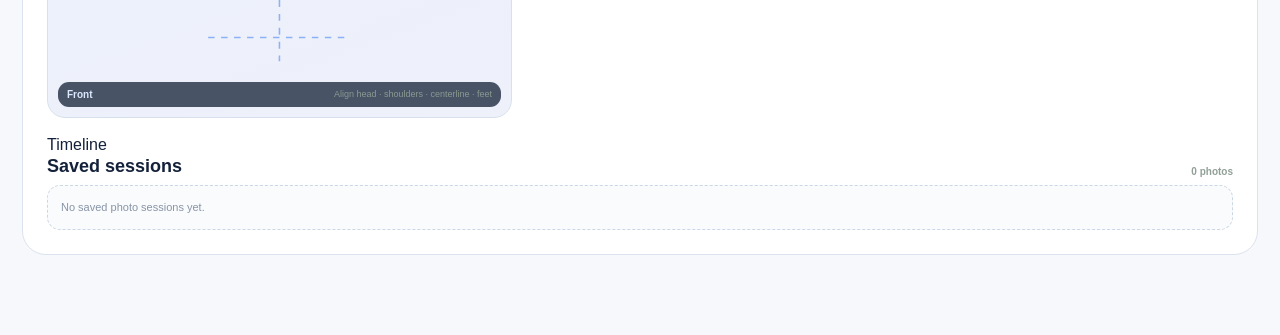
<file: qa-training-friction-fixture.html>
<!doctype html>
<html lang="en">
<head><meta charset="utf-8"><title>Zero2Fit training friction QA fixture</title></head>
<body>
<script>
(() => {
  const now = Date.now();
  const DAY_MS = 86400000;
  const events = [];
  let sequence = 0;
  const add = (type, metadata = {}, offsetMinutes = 0) => {
    const dayOffset = (sequence % 2) * DAY_MS;
    const at = now - dayOffset - offsetMinutes * 60000 - sequence * 71;
    sequence += 1;
    const observedAt = new Date(at).toISOString();
    events.push({ id:`qa-training-friction-${sequence}`, type, observedAt, day:observedAt.slice(0,10), metadata });
  };

  add('workout_target_edited',{kind:'load',method:'stepper'},10);
  add('workout_target_edited',{kind:'load',method:'manual'},10);
  add('workout_target_edited',{kind:'reps',method:'stepper'},9);
  add('workout_target_edited',{kind:'reps',method:'manual'},9);
  add('workout_rest_override',{method:'start_next'},8);
  add('workout_rest_override',{method:'start_next'},8);
  add('workout_rest_override',{method:'start_next'},8);
  add('workout_rest_override',{method:'extend'},7);
  add('workout_session_left',{outcome:'incomplete',source:'navigation',mode:'standard',location:'home'},6);
  add('workout_session_resumed',{outcome:'resumed',source:'navigation',mode:'standard',location:'home'},5);
  add('workout_session_left',{outcome:'incomplete',source:'background',mode:'standard',location:'home'},4);
  add('workout_session_left',{outcome:'incomplete',source:'navigation',mode:'standard',location:'home'},3);

  localStorage.setItem('zero2fit-usage-v1', JSON.stringify({ version:1, events, updatedAt:new Date(now).toISOString() }));
  location.replace('./qa-fuel-fixture.html?page=journey');
})();
</script>
</body>
</html>
</file>
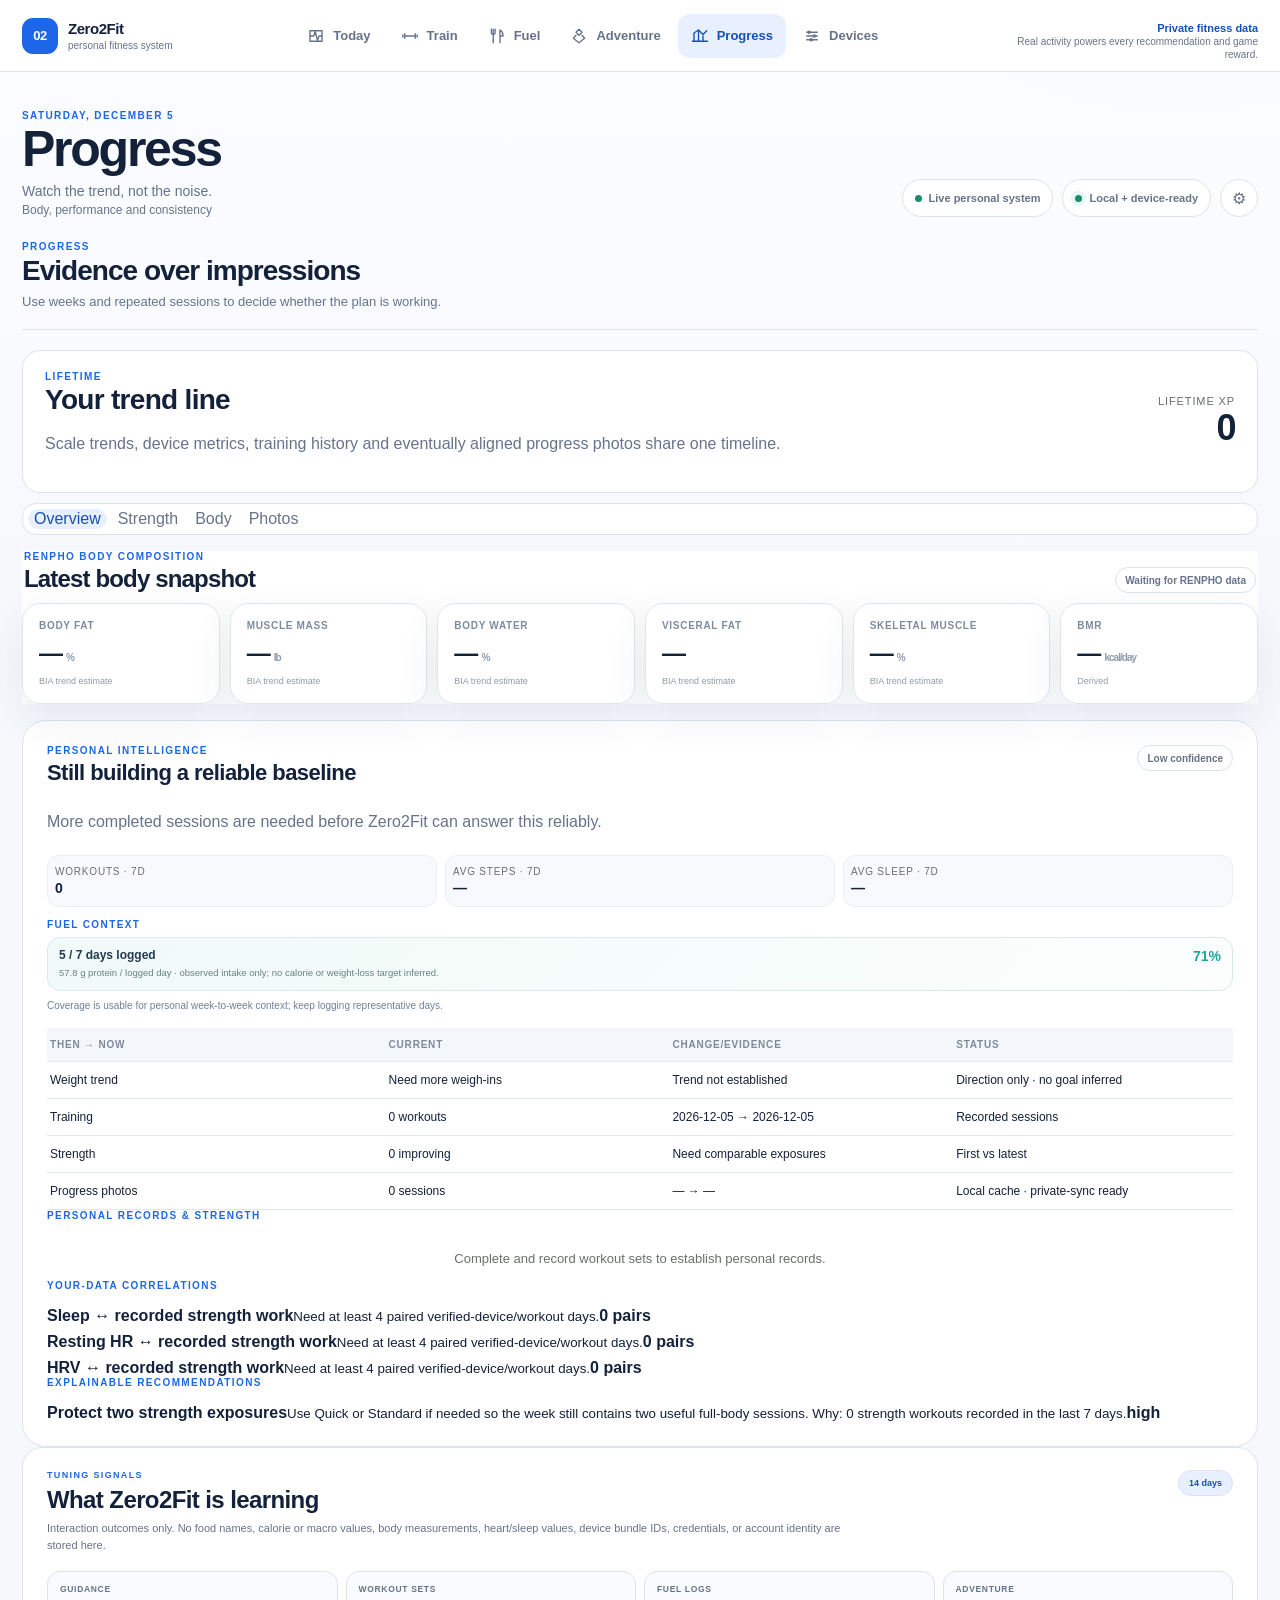
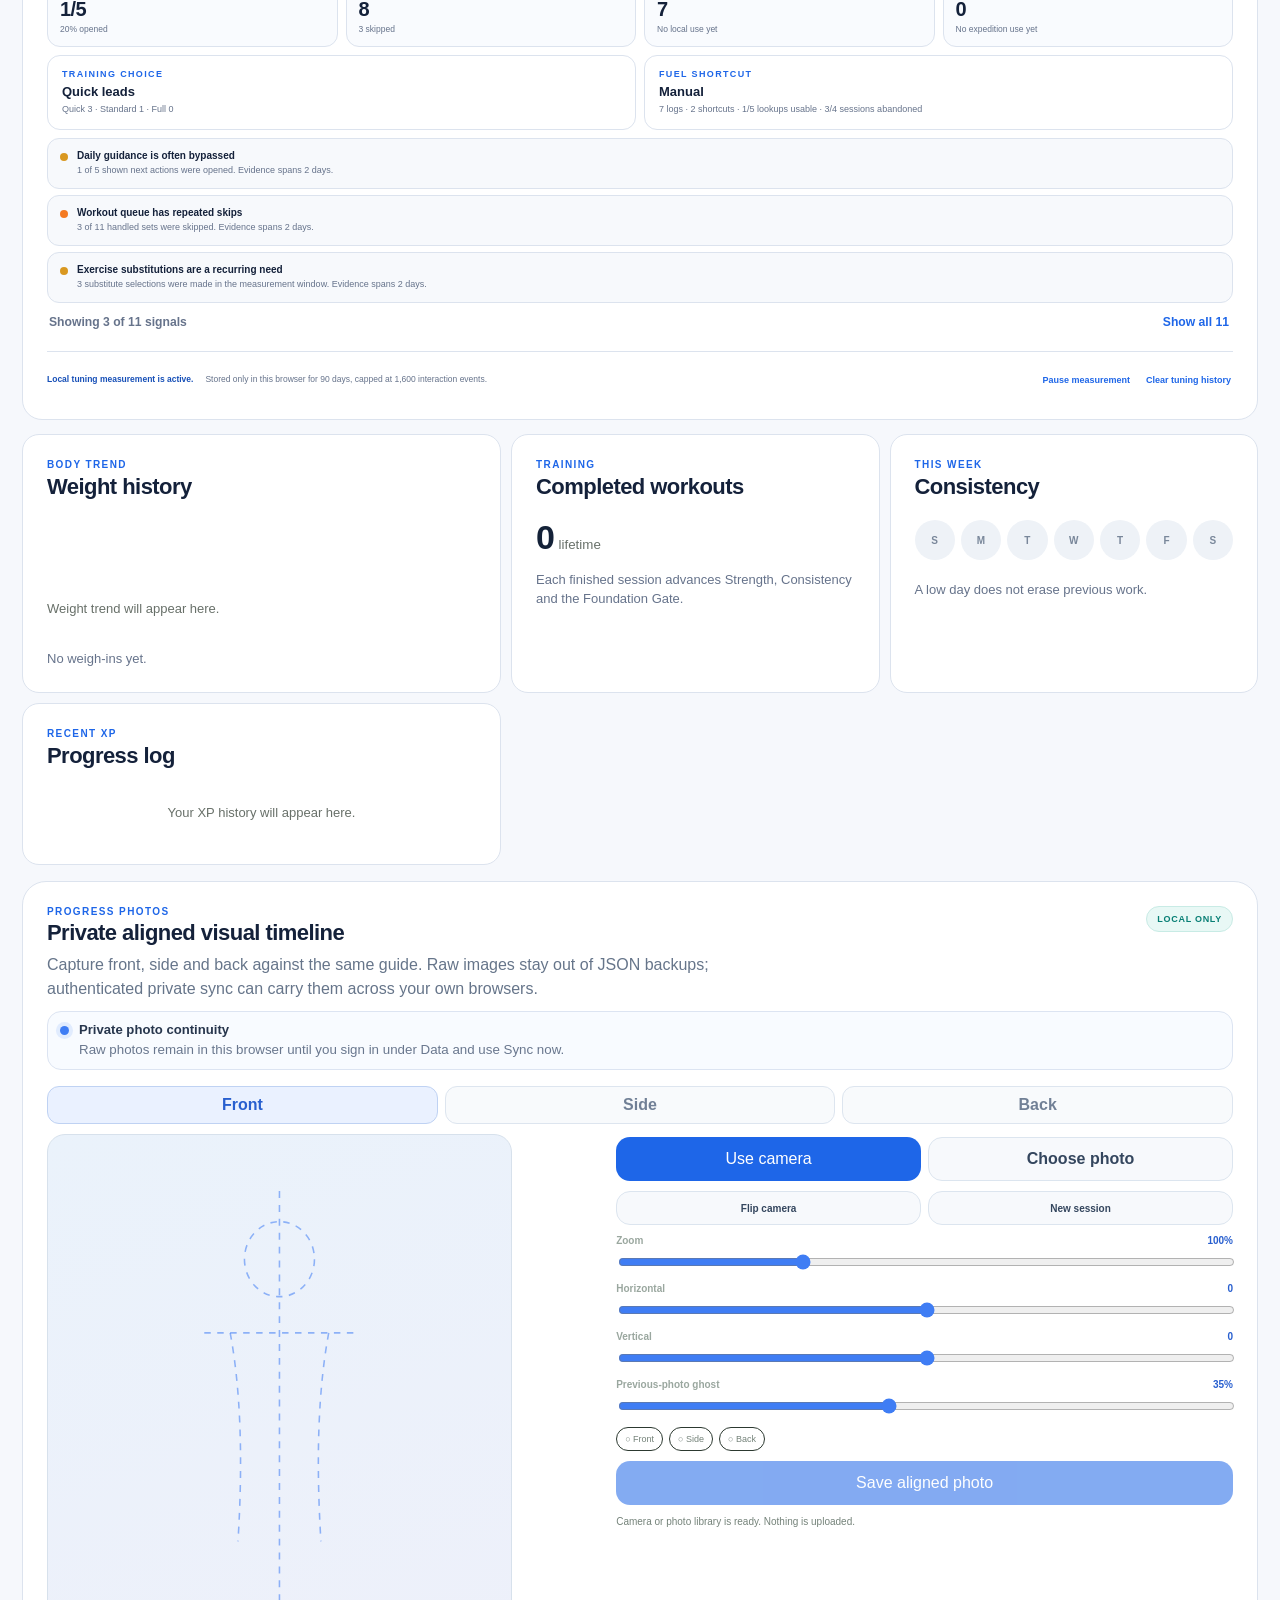
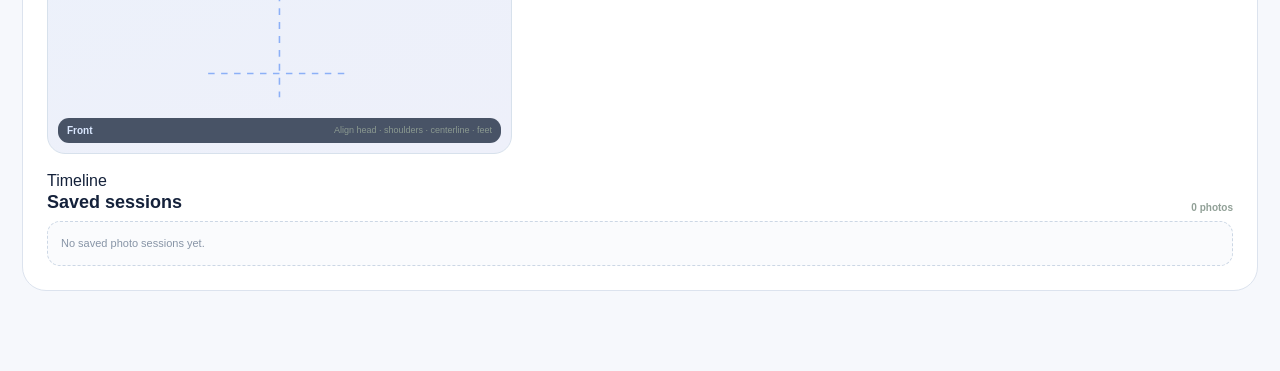
<file: qa-tuning-review-fixture.html>
<!doctype html>
<html lang="en">
<head><meta charset="utf-8"><title>Zero2Fit tuning review QA fixture</title></head>
<body>
<script>
(() => {
  const now = Date.now();
  const DAY_MS = 86400000;
  const events = [];
  let sequence = 0;
  const add = (type, metadata = {}, offsetMinutes = 0) => {
    const dayOffset = (sequence % 2) * DAY_MS;
    const at = now - dayOffset - offsetMinutes * 60000 - sequence * 61;
    sequence += 1;
    const observedAt = new Date(at).toISOString();
    events.push({ id:`qa-tuning-review-${sequence}`, type, observedAt, day:observedAt.slice(0,10), metadata });
  };

  add('guidance_shown',{action:'start_move'},30);
  add('guidance_shown',{action:'quick_workout'},29);
  add('guidance_shown',{action:'log_food'},28);
  add('guidance_shown',{action:'recovery_check'},27);
  add('guidance_acted',{action:'start_move'},26);

  for (let i=0;i<8;i++) add('workout_set_completed',{},25-i);
  for (let i=0;i<3;i++) add('workout_set_skipped',{},16-i);
  for (let i=0;i<3;i++) add('workout_substitute_selected',{intent:'horizontal_pull'},13-i);
  add('workout_target_edited',{kind:'load',method:'stepper'},10);
  add('workout_target_edited',{kind:'load',method:'manual'},9);
  add('workout_target_edited',{kind:'reps',method:'stepper'},8);
  add('workout_target_edited',{kind:'reps',method:'manual'},7);
  add('workout_rest_override',{method:'start_next'},7);
  add('workout_rest_override',{method:'start_next'},6);
  add('workout_rest_override',{method:'start_next'},6);
  add('workout_session_left',{outcome:'incomplete',source:'navigation'},6);
  add('workout_session_resumed',{outcome:'resumed',source:'navigation'},5);
  add('workout_session_left',{outcome:'incomplete',source:'background'},5);
  add('workout_session_left',{outcome:'incomplete',source:'navigation'},5);
  add('workout_mode_selected',{mode:'quick'},5);
  add('workout_mode_selected',{mode:'quick'},5);
  add('workout_mode_selected',{mode:'quick'},4);
  add('workout_mode_selected',{mode:'standard'},4);

  add('fuel_panel_closed',{outcome:'abandoned',method:'close_button'},4);
  add('fuel_panel_closed',{outcome:'abandoned',method:'backdrop'},4);
  add('fuel_panel_closed',{outcome:'abandoned',method:'escape'},4);
  add('fuel_panel_closed',{outcome:'logged',method:'close_button'},3);
  add('fuel_lookup_result',{method:'search',outcome:'success'},3);
  add('fuel_lookup_result',{method:'search',outcome:'empty'},3);
  add('fuel_lookup_result',{method:'barcode',outcome:'empty'},3);
  add('fuel_lookup_result',{method:'search',outcome:'error'},2);
  add('fuel_lookup_result',{method:'barcode',outcome:'error'},2);
  for (let i=0;i<5;i++) add('fuel_entry_logged',{method:'manual'},2);
  add('fuel_entry_logged',{method:'repeat'},1);
  add('fuel_entry_logged',{method:'saved'},1);

  add('manual_health_entry',{kind:'steps'},1);
  add('manual_health_entry',{kind:'weight'},1);
  add('manual_health_entry',{kind:'steps'},1);

  localStorage.setItem('zero2fit-usage-v1', JSON.stringify({ version:1, events, updatedAt:new Date(now).toISOString() }));
  localStorage.setItem('zero2fit-usage-settings-v1', JSON.stringify({ enabled:true, updatedAt:new Date(now).toISOString() }));
  const expanded = new URLSearchParams(location.search).get('mode') === 'expanded';
  location.replace(`./?qaPage=journey${expanded ? '&qaTuning=expanded' : ''}`);
})();
</script>
</body>
</html>
</file>
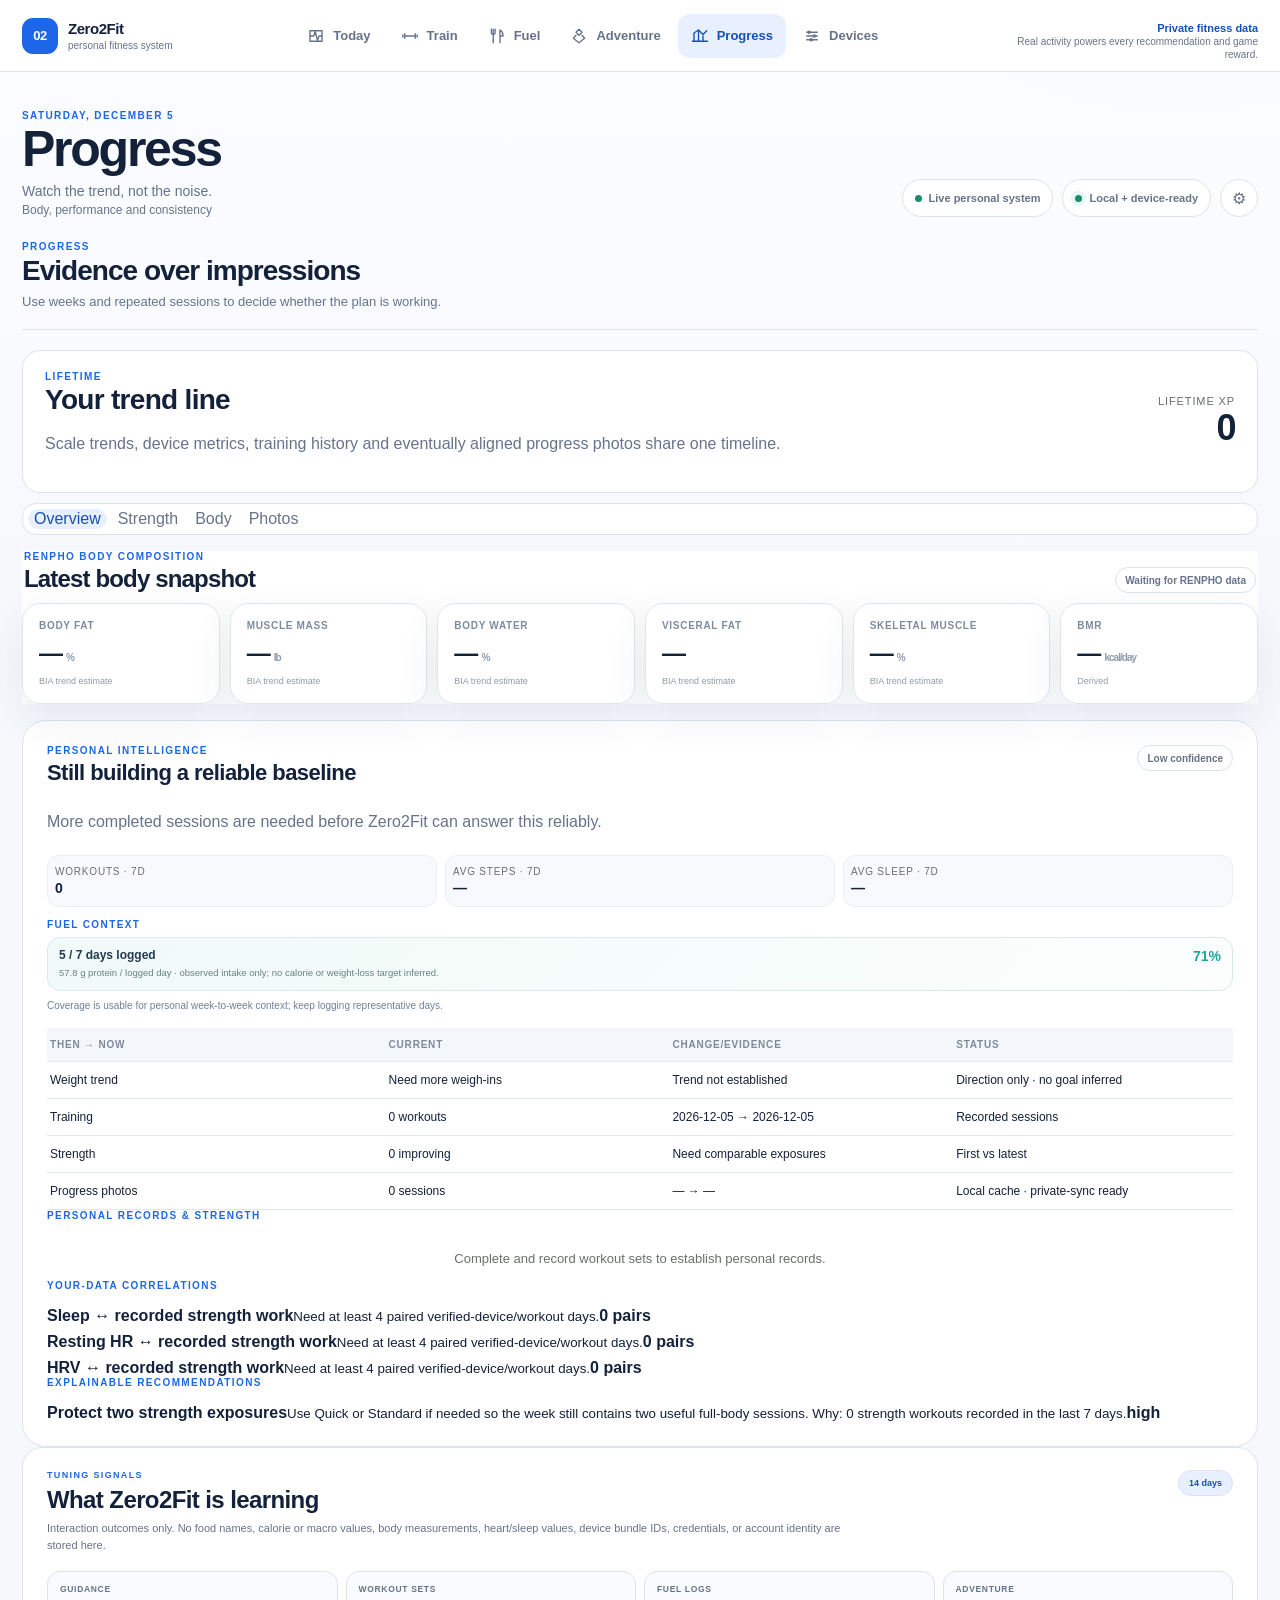
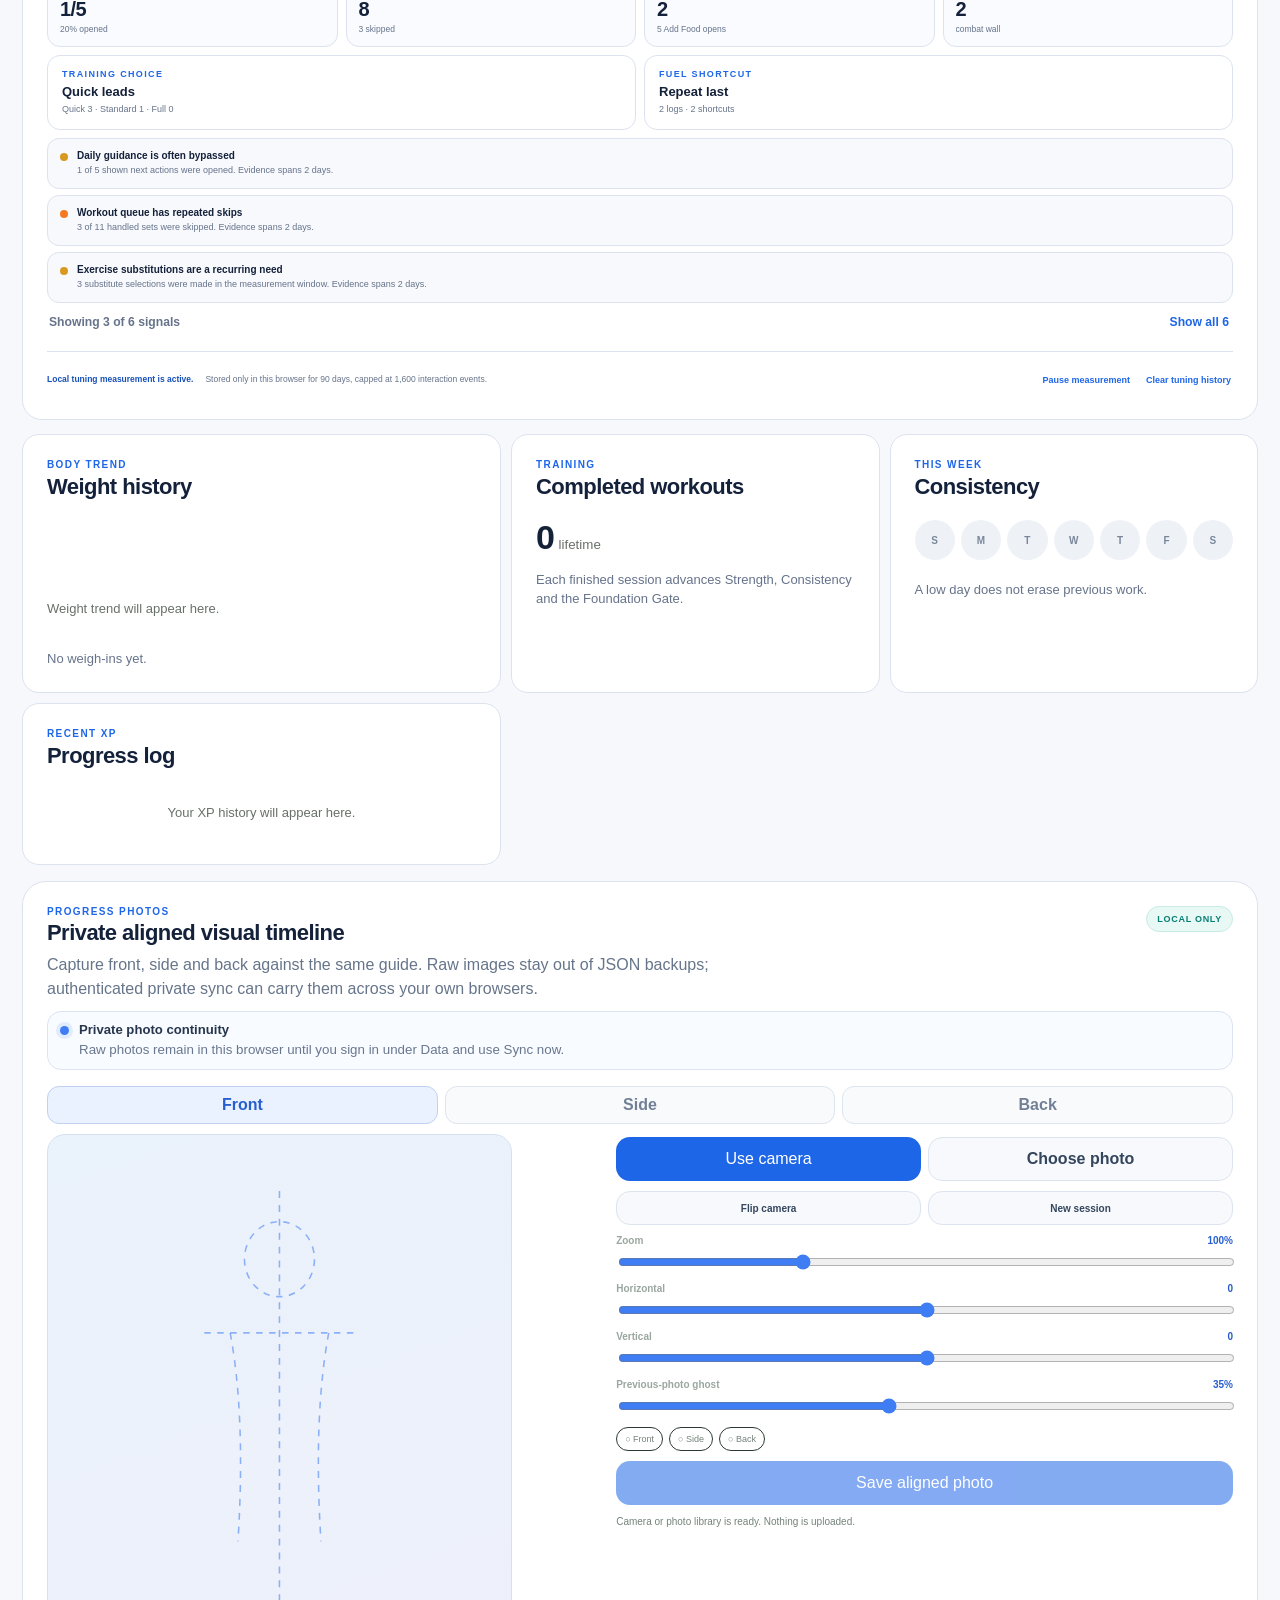
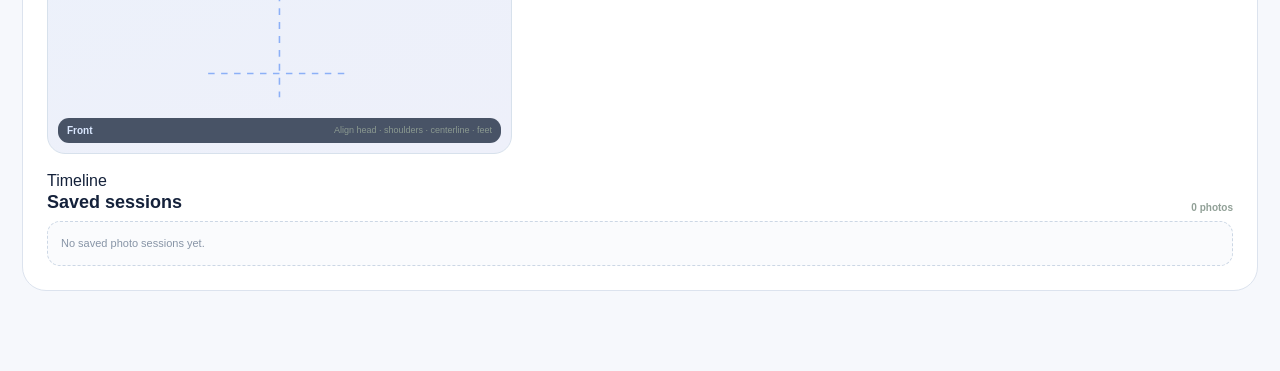
<file: qa-usage-fixture.html>
<!doctype html>
<html lang="en">
<head><meta charset="utf-8"><title>Zero2Fit usage QA fixture</title></head>
<body>
<script>
(() => {
  const now = Date.now();
  const DAY_MS = 86400000;
  const events = [];
  let sequence = 0;
  const add = (type, metadata = {}, offsetMinutes = 0) => {
    const dayOffset = (sequence % 2) * DAY_MS;
    const at = now - dayOffset - Math.max(0, offsetMinutes) * 60000 - sequence * 73;
    sequence += 1;
    const observedAt = new Date(at).toISOString();
    events.push({ id:`qa-usage-${sequence}`, type, observedAt, day:observedAt.slice(0,10), metadata });
  };

  for (const action of ['start_move','quick_workout','log_food','recovery_check','quick_workout']) add('guidance_shown',{action},10);
  add('guidance_acted',{action:'start_move'},9);
  for (let i=0;i<8;i+=1) add('workout_set_completed',{},8);
  for (let i=0;i<3;i+=1) add('workout_set_skipped',{},7);
  for (let i=0;i<3;i+=1) add('workout_substitute_selected',{intent:'horizontal_pull',location:'apartmentgym'},6);
  for (const mode of ['quick','quick','quick','standard']) add('workout_mode_selected',{mode},5);
  for (const location of ['apartmentgym','apartmentgym','home','apartmentgym']) add('workout_location_selected',{location},5);
  for (let i=0;i<5;i+=1) add('fuel_panel_opened',{},4);
  add('fuel_entry_logged',{method:'repeat'},4);
  add('fuel_entry_logged',{method:'saved'},4);
  add('manual_health_entry',{kind:'steps'},3);
  add('manual_health_entry',{kind:'weight'},3);
  add('manual_health_entry',{kind:'steps'},3);
  add('adventure_run',{outcome:'combat_wall'},2);
  add('adventure_run',{outcome:'combat_wall'},2);
  add('adventure_auto_equip',{},2);
  add('page_view',{page:'today',source:'nav'},1);
  add('page_view',{page:'train',source:'nav'},1);
  add('page_view',{page:'journey',source:'nav'},1);

  localStorage.setItem('zero2fit-usage-v1', JSON.stringify({ version:1, events, updatedAt:new Date(now).toISOString() }));
  location.replace('./qa-fuel-fixture.html?page=journey');
})();
</script>
</body>
</html>
</file>
<file: styles.css>
:root {
  --bg: #f4f0e8;
  --panel: #fbfaf6;
  --panel-strong: #ffffff;
  --ink: #1d241f;
  --muted: #687069;
  --line: #dcd9cf;
  --accent: #5b735d;
  --accent-strong: #3e5942;
  --accent-soft: #e4eadf;
  --gold: #a67c3a;
  --gold-soft: #f1e8d5;
  --danger: #9f5e50;
  --shadow: 0 12px 36px rgba(37, 45, 38, 0.07);
  --radius: 22px;
}

* { box-sizing: border-box; }
html { background: var(--bg); }
body {
  margin: 0;
  min-height: 100vh;
  color: var(--ink);
  background:
    radial-gradient(circle at 90% 5%, rgba(91,115,93,.10), transparent 27rem),
    linear-gradient(180deg, #f7f3ec 0%, var(--bg) 100%);
  font-family: Inter, ui-sans-serif, system-ui, -apple-system, BlinkMacSystemFont, "Segoe UI", sans-serif;
}
button, input { font: inherit; }
button { color: inherit; }

.app-shell { min-height: 100vh; display: grid; grid-template-columns: 250px 1fr; }
.sidebar {
  position: sticky; top: 0; height: 100vh; padding: 28px 18px;
  border-right: 1px solid var(--line); background: rgba(249,247,241,.86); backdrop-filter: blur(18px);
  display: flex; flex-direction: column; gap: 28px;
}
.brand-block { display: flex; align-items: center; gap: 12px; padding: 0 8px; }
.brand-mark {
  width: 42px; height: 42px; display: grid; place-items: center; border-radius: 13px;
  background: var(--accent-strong); color: white; font-weight: 800; letter-spacing: -.04em; box-shadow: var(--shadow);
}
.brand-name { font-weight: 800; letter-spacing: -.025em; }
.brand-subtitle { color: var(--muted); font-size: 11px; margin-top: 2px; }
.nav-list { display: grid; gap: 6px; }
.nav-item {
  border: 0; background: transparent; text-align: left; padding: 11px 13px; border-radius: 12px;
  display: flex; gap: 11px; align-items: center; color: #5b625c; cursor: pointer; font-weight: 650;
}
.nav-item:hover { background: rgba(91,115,93,.08); }
.nav-item.active { background: var(--accent-soft); color: var(--accent-strong); }
.nav-item span { width: 18px; text-align: center; }
.sidebar-note { margin-top: auto; border-top: 1px solid var(--line); padding: 18px 8px 0; display: grid; gap: 5px; font-size: 12px; }
.sidebar-note span { color: var(--muted); line-height: 1.45; }

.main-panel { min-width: 0; padding: 0 34px 48px; }
.topbar {
  min-height: 104px; display: flex; align-items: center; justify-content: space-between; gap: 16px;
  max-width: 1240px; margin: 0 auto;
}
.topbar h1 { margin: 2px 0 0; font-size: clamp(28px, 4vw, 40px); letter-spacing: -.04em; }
.eyebrow { color: var(--accent); font-size: 11px; font-weight: 800; text-transform: uppercase; letter-spacing: .12em; }
.topbar-actions { display: flex; gap: 10px; align-items: center; }
.sync-pill, .small-tag, .source-label {
  display: inline-flex; align-items: center; gap: 7px; border: 1px solid var(--line); border-radius: 999px;
  padding: 7px 10px; background: rgba(255,255,255,.62); color: var(--muted); font-size: 12px; font-weight: 650;
}
.sync-dot { width: 7px; height: 7px; border-radius: 50%; background: var(--accent); }
.icon-button { width: 35px; height: 35px; border: 1px solid var(--line); border-radius: 11px; background: var(--panel); cursor: pointer; }
.page { display: none; max-width: 1240px; margin: 0 auto; animation: pageIn .18s ease-out; }
.page.active { display: block; }
@keyframes pageIn { from { opacity: .4; transform: translateY(4px);} to { opacity: 1; transform: none;} }

.card {
  background: rgba(251,250,246,.94); border: 1px solid rgba(205,203,194,.9); border-radius: var(--radius);
  box-shadow: var(--shadow); padding: 22px;
}
.card h2 { margin: 4px 0 8px; font-size: 22px; letter-spacing: -.025em; }
.card p { line-height: 1.5; }
.card-heading { display: flex; justify-content: space-between; gap: 15px; align-items: flex-start; }
.muted { color: var(--muted); }
.compact { margin-bottom: 0; font-size: 13px; }
.hero-grid { display: grid; grid-template-columns: 1.65fr 1fr; gap: 18px; margin-bottom: 18px; }
.character-summary { display: flex; gap: 22px; align-items: center; min-height: 210px; overflow: hidden; }
.character-copy { flex: 1; min-width: 0; }
.character-copy h2 { font-size: 30px; }
.character-visual { position: relative; width: 130px; min-width: 130px; height: 150px; display: grid; place-items: center; }
.character-visual.large { width: 190px; height: 225px; margin: 0 auto; }
.avatar-halo { position: absolute; width: 115px; height: 115px; border-radius: 50%; background: linear-gradient(135deg,var(--gold-soft),var(--accent-soft)); top: 10px; }
.large .avatar-halo { width: 160px; height: 160px; }
.avatar-head { position: absolute; width: 43px; height: 48px; top: 34px; border-radius: 45% 45% 48% 48%; background: #c4a27d; border: 3px solid #2f3931; z-index: 3; }
.large .avatar-head { width: 58px; height: 64px; top: 48px; }
.avatar-body { position: absolute; width: 83px; height: 78px; top: 78px; background: linear-gradient(150deg,#4c6550,#304635); clip-path: polygon(18% 0,82% 0,100% 100%,0 100%); border-radius: 16px 16px 3px 3px; z-index: 2; }
.large .avatar-body { width: 112px; height: 105px; top: 106px; }
.avatar-emblem { position: absolute; z-index: 4; top: 103px; width: 25px; height: 25px; border-radius: 50%; background: var(--gold-soft); border: 2px solid var(--gold); display: grid; place-items:center; font-family: Georgia,serif; font-weight: 900; color: var(--gold); }
.large .avatar-emblem { top: 140px; width: 34px; height: 34px; }
.level-row { display: flex; align-items: center; gap: 12px; margin-top: 19px; }
.level-badge { white-space: nowrap; padding: 8px 10px; border-radius: 10px; background: var(--ink); color: white; font-size: 12px; }
.xp-wrap { flex: 1; }
.xp-meta { display: flex; justify-content: space-between; gap: 10px; color: var(--muted); font-size: 11px; margin-bottom: 7px; }
.progress-track { height: 7px; background: #e5e3db; border-radius: 999px; overflow: hidden; }
.progress-track.large { height: 10px; }
.progress-fill { height: 100%; width: 0%; border-radius: inherit; background: linear-gradient(90deg,var(--accent),#7d997d); transition: width .35s ease; }
.momentum-card { min-height: 210px; }
.momentum-ring { --p: 0; width: 82px; height: 82px; border-radius: 50%; background: conic-gradient(var(--accent) calc(var(--p)*1%),#e8e5dc 0); display: grid; place-items:center; position: relative; font-weight: 850; font-size: 22px; }
.momentum-ring::after { content:""; position:absolute; inset: 8px; border-radius:50%; background:var(--panel); }
.momentum-ring span { position:relative; z-index:1; }
.mini-stats { display:grid; grid-template-columns: repeat(3,1fr); gap:8px; margin-top:21px; }
.mini-stats div { padding:10px 7px; background:#f3f1eb; border-radius:12px; display:grid; gap:3px; }
.mini-stats span { color:var(--muted); font-size:10px; text-transform:uppercase; letter-spacing:.08em; }
.mini-stats strong { font-size:14px; }
.content-grid { display:grid; grid-template-columns:1.45fr 1fr 1fr; gap:18px; }
.content-grid.two-col { grid-template-columns:1fr 1fr; margin-top:18px; }
.quest-card { grid-row: span 2; }
.quest-list { display:grid; gap:10px; margin-top:18px; }
.quest-item { width:100%; border:1px solid var(--line); background:var(--panel-strong); border-radius:15px; padding:13px; display:grid; grid-template-columns:34px 1fr auto; gap:11px; align-items:center; text-align:left; cursor:pointer; }
.quest-item:hover { border-color:#b9c5b8; }
.quest-item.done { background:#f0f4ed; opacity:.78; }
.quest-check { width:31px; height:31px; border:1px solid #c9ccc4; border-radius:10px; display:grid; place-items:center; background:#f7f7f3; font-weight:800; }
.quest-item.done .quest-check { background:var(--accent); color:white; border-color:var(--accent); }
.quest-copy { display:grid; gap:3px; }
.quest-copy strong { font-size:14px; }
.quest-copy span { color:var(--muted); font-size:12px; }
.quest-xp { color:var(--gold); font-size:12px; font-weight:800; }
.mode-grid { display:grid; grid-template-columns:repeat(3,1fr); gap:8px; margin:18px 0; }
.mode-button { border:1px solid var(--line); border-radius:13px; background:white; padding:10px 7px; display:grid; gap:2px; cursor:pointer; }
.mode-button span { color:var(--muted); font-size:11px; }
.mode-button.selected { border-color:var(--accent); background:var(--accent-soft); color:var(--accent-strong); }
.primary-button { border:0; border-radius:13px; background:var(--accent-strong); color:white; padding:12px 16px; font-weight:750; cursor:pointer; box-shadow:0 7px 18px rgba(62,89,66,.16); }
.primary-button:hover { filter:brightness(.97); }
.full-width { width:100%; }
.metric-value { display:flex; align-items:baseline; gap:5px; margin:18px 0 8px; }
.metric-value span { font-size:34px; font-weight:850; letter-spacing:-.04em; }
.metric-value small { color:var(--muted); }
.trend-line { color:var(--muted); font-size:13px; min-height:20px; }
.inline-form { display:flex; gap:7px; margin-top:14px; }
.inline-form input,.meal-form input { min-width:0; width:100%; border:1px solid var(--line); background:white; border-radius:11px; padding:10px; outline:none; }
.inline-form input:focus,.meal-form input:focus { border-color:var(--accent); box-shadow:0 0 0 3px rgba(91,115,93,.08); }
.inline-form button { border:1px solid var(--line); background:#f5f3ee; border-radius:11px; padding:0 12px; cursor:pointer; font-weight:700; }

.character-page-grid { display:grid; grid-template-columns:.9fr 1.35fr; gap:18px; }
.character-sheet { text-align:center; }
.character-stage { min-height:258px; display:grid; place-items:center; position:relative; background:linear-gradient(180deg,#eef1e8,#f8f4eb); border-radius:18px; margin-bottom:15px; overflow:hidden; }
.title-ribbon { position:absolute; bottom:14px; padding:7px 13px; border-radius:999px; background:rgba(29,36,31,.9); color:white; font-size:11px; font-weight:800; letter-spacing:.06em; text-transform:uppercase; }
.character-main-stats { display:grid; grid-template-columns:repeat(3,1fr); gap:8px; margin-bottom:13px; }
.character-main-stats div { display:grid; gap:4px; background:#f2f0e9; border-radius:12px; padding:10px 6px; }
.character-main-stats span { color:var(--muted); font-size:10px; text-transform:uppercase; letter-spacing:.08em; }
.attribute-list { display:grid; gap:14px; margin-top:20px; }
.attribute-row { display:grid; grid-template-columns:120px 1fr 35px; gap:10px; align-items:center; }
.attribute-name { display:grid; gap:2px; }
.attribute-name strong { font-size:13px; }
.attribute-name span { font-size:10px; color:var(--muted); }
.attribute-value { text-align:right; font-weight:800; }
.boss-progress { display:flex; justify-content:space-between; gap:10px; margin:20px 0 8px; font-size:13px; }
.boss-progress strong { color:var(--accent); }
.achievement-grid { display:grid; grid-template-columns:repeat(2,1fr); gap:10px; margin-top:16px; }
.achievement { border:1px solid var(--line); border-radius:14px; padding:12px; display:grid; grid-template-columns:34px 1fr; gap:9px; align-items:center; }
.achievement.locked { opacity:.45; filter:grayscale(1); }
.achievement-icon { width:34px; height:34px; border-radius:10px; background:var(--gold-soft); display:grid; place-items:center; }
.achievement strong { display:block; font-size:12px; }
.achievement span { color:var(--muted); font-size:10px; }

.train-header { display:flex; justify-content:space-between; align-items:center; margin-bottom:14px; }
.workout-score { width:92px; height:92px; border-radius:50%; background:var(--accent-soft); display:grid; place-items:center; align-content:center; }
.workout-score span { font-size:22px; font-weight:850; }
.workout-score small { color:var(--muted); font-size:10px; }
.exercise-list { display:grid; gap:12px; }
.exercise-card { background:var(--panel); border:1px solid var(--line); border-radius:18px; padding:18px; box-shadow:var(--shadow); }
.exercise-top { display:flex; justify-content:space-between; gap:12px; align-items:center; }
.exercise-top h3 { margin:0; }
.exercise-meta { color:var(--muted); font-size:12px; margin-top:4px; }
.set-list { display:grid; gap:7px; margin-top:14px; }
.set-row { display:grid; grid-template-columns:55px 1fr 1fr 38px; gap:8px; align-items:center; }
.set-row span { color:var(--muted); font-size:12px; }
.set-row input { min-width:0; width:100%; border:1px solid var(--line); border-radius:9px; padding:8px; background:white; }
.set-check { width:34px; height:34px; border-radius:10px; border:1px solid var(--line); background:white; cursor:pointer; }
.set-check.done { background:var(--accent); color:white; border-color:var(--accent); }
.finish-button { margin-top:16px; width:100%; padding:15px; }

.nutrition-grid { display:grid; grid-template-columns:1.2fr 1fr; gap:18px; margin-bottom:18px; }
.nutrition-numbers { display:grid; grid-template-columns:1fr 1fr; gap:10px; margin:20px 0; }
.nutrition-numbers div { background:#f2f0e9; border-radius:14px; padding:14px; display:grid; gap:6px; }
.nutrition-numbers span { color:var(--muted); font-size:11px; text-transform:uppercase; letter-spacing:.08em; }
.nutrition-numbers strong span { color:var(--ink); font-size:28px; letter-spacing:-.03em; }
.nutrition-numbers small { color:var(--muted); font-weight:500; }
.meal-form { display:grid; gap:9px; margin-top:15px; }
.split-inputs { display:grid; grid-template-columns:1fr 1fr; gap:9px; }
.meal-list { display:grid; gap:8px; margin-top:14px; }
.meal-row { display:grid; grid-template-columns:1fr auto auto auto; gap:12px; align-items:center; padding:11px 0; border-bottom:1px solid var(--line); }
.meal-row:last-child { border-bottom:0; }
.meal-row span { color:var(--muted); font-size:12px; }
.meal-row button,.text-button { border:0; background:transparent; color:var(--danger); cursor:pointer; font-weight:700; font-size:12px; }
.empty-state { color:var(--muted); padding:20px 0; text-align:center; font-size:13px; }

.journey-hero { display:flex; justify-content:space-between; gap:22px; align-items:center; margin-bottom:18px; }
.journey-total { min-width:150px; text-align:right; display:grid; }
.journey-total span { color:var(--muted); font-size:11px; text-transform:uppercase; letter-spacing:.08em; }
.journey-total strong { font-size:36px; letter-spacing:-.04em; }
.weight-chart { height:118px; display:flex; align-items:flex-end; gap:5px; margin:18px 0 8px; }
.weight-bar { flex:1; min-width:7px; background:linear-gradient(180deg,#7e9a7e,#4d6a51); border-radius:6px 6px 2px 2px; opacity:.85; }
.week-dots { display:grid; grid-template-columns:repeat(7,1fr); gap:6px; margin:20px 0; }
.week-dot { aspect-ratio:1; max-width:42px; display:grid; place-items:center; border-radius:50%; background:#e7e4dc; color:#777; font-size:10px; font-weight:800; }
.week-dot.active { background:var(--accent); color:white; }
.xp-log { display:grid; gap:8px; margin-top:16px; max-height:180px; overflow:auto; }
.xp-log-row { display:grid; grid-template-columns:1fr auto; gap:12px; padding-bottom:8px; border-bottom:1px solid var(--line); }
.xp-log-row strong { font-size:12px; }
.xp-log-row span { font-size:11px; color:var(--gold); font-weight:800; }

.data-intro { display:flex; justify-content:space-between; gap:18px; align-items:center; margin-bottom:18px; }
.connection-grid { display:grid; grid-template-columns:repeat(2,1fr); gap:12px; margin-bottom:18px; }
.connection-card { border:1px solid var(--line); background:var(--panel); border-radius:16px; padding:14px; display:grid; grid-template-columns:42px 1fr auto; gap:11px; align-items:center; box-shadow:var(--shadow); }
.connection-card > div:nth-child(2) { display:grid; gap:3px; }
.connection-card strong { font-size:13px; }
.connection-card span { color:var(--muted); font-size:11px; }
.connection-card > span { font-weight:800; }
.connection-card.connected > span { color:var(--accent); }
.connection-icon { width:42px; height:42px; border-radius:13px; background:#ece9e1; display:grid; place-items:center; font-weight:850; }
.connected .connection-icon { background:var(--accent-soft); color:var(--accent-strong); }
.data-table { margin-top:15px; }
.data-row { display:grid; grid-template-columns:1.2fr 1fr 1fr 1fr; gap:10px; padding:11px 3px; border-bottom:1px solid var(--line); font-size:12px; }
.data-row.head { color:var(--muted); font-size:10px; text-transform:uppercase; letter-spacing:.08em; font-weight:800; }

.toast { position:fixed; z-index:20; right:24px; bottom:24px; background:var(--ink); color:white; padding:11px 14px; border-radius:12px; box-shadow:var(--shadow); opacity:0; transform:translateY(8px); pointer-events:none; transition:.2s ease; font-size:13px; }
.toast.show { opacity:1; transform:none; }

@media (max-width: 1040px) {
  .app-shell { grid-template-columns:84px 1fr; }
  .sidebar { padding:24px 11px; }
  .brand-block { justify-content:center; }
  .brand-block > div:last-child,.sidebar-note,.nav-item { font-size:0; }
  .nav-item { justify-content:center; padding:12px; }
  .nav-item span { font-size:18px; width:auto; }
  .content-grid { grid-template-columns:1fr 1fr; }
  .quest-card { grid-row:span 2; }
}

@media (max-width: 760px) {
  .app-shell { display:block; }
  .sidebar { position:fixed; z-index:15; top:auto; bottom:0; width:100%; height:68px; border-right:0; border-top:1px solid var(--line); padding:8px 10px; display:block; }
  .brand-block,.sidebar-note { display:none; }
  .nav-list { display:grid; grid-template-columns:repeat(6,1fr); gap:2px; }
  .nav-item { display:grid; place-items:center; gap:1px; padding:7px 2px; font-size:9px; }
  .nav-item span { font-size:15px; }
  .main-panel { padding:0 14px 92px; }
  .topbar { min-height:88px; }
  .sync-pill { display:none; }
  .hero-grid,.content-grid,.content-grid.two-col,.character-page-grid,.nutrition-grid,.connection-grid { grid-template-columns:1fr; }
  .character-summary { min-height:180px; padding:18px; }
  .character-visual { width:95px; min-width:95px; transform:scale(.82); transform-origin:center; }
  .character-copy h2 { font-size:25px; }
  .xp-meta span:last-child { display:none; }
  .quest-card { grid-row:auto; }
  .achievement-grid { grid-template-columns:1fr 1fr; }
  .attribute-row { grid-template-columns:95px 1fr 28px; }
  .train-header,.journey-hero,.data-intro { align-items:flex-start; }
  .workout-score { width:72px; height:72px; }
  .meal-row { grid-template-columns:1fr auto auto; }
  .meal-row button { grid-column:3; }
  .data-row { grid-template-columns:1.1fr .8fr .9fr .8fr; font-size:10px; }
  .toast { left:14px; right:14px; bottom:82px; text-align:center; }
}
</file>
<file: build006.css>
/* Build 006 — approved mockup visual baseline
   Dark, high-contrast fitness dashboard with lime-green accents. */
body.build004 {
  --z4-bg: #070b09;
  --z4-surface: #101612;
  --z4-surface-2: #151d18;
  --z4-ink: #f4f8f5;
  --z4-muted: #8d9b92;
  --z4-line: #253129;
  --z4-green: #b7f34a;
  --z4-green-dark: #9fe033;
  --z4-green-soft: rgba(183, 243, 74, .12);
  --z4-violet: #9486ff;
  --z4-violet-soft: rgba(148, 134, 255, .13);
  --z4-bronze: #e2ae62;
  --z4-bronze-soft: rgba(226, 174, 98, .13);
  --z4-shadow: 0 18px 55px rgba(0,0,0,.34);
  color: var(--z4-ink);
  background:
    radial-gradient(circle at 86% -8%, rgba(183,243,74,.11), transparent 30rem),
    radial-gradient(circle at 18% 108%, rgba(148,134,255,.09), transparent 34rem),
    #070b09;
}

body.build004 .sidebar {
  border-right-color: #202b24;
  background: rgba(9,14,11,.94);
  box-shadow: 12px 0 38px rgba(0,0,0,.15);
}
body.build004 .brand-mark {
  color:#0b100d;
  background: linear-gradient(145deg,#caff5c,#91d82f);
  box-shadow: 0 12px 34px rgba(183,243,74,.16);
}
body.build004 .brand-name { color:#f6faf7; }
body.build004 .brand-subtitle,
body.build004 .sidebar-note span,
body.build004 .z4-page-subtitle { color:#839188; }
body.build004 .sidebar-note { color:#e8f0eb; border-color:#253129; background:#0e1511; }
body.build004 .nav-item { color:#7f8c84; }
body.build004 .nav-item:hover { background:#121b15; color:#dce6df; }
body.build004 .nav-item.active { color:#c8ff5a; background:rgba(183,243,74,.09); }
body.build004 .z4-nav-icon { background:#111914; border-color:#26332b; color:#9eaca3; }
body.build004 .nav-item.active .z4-nav-icon { color:#0b100d; background:#b7f34a; box-shadow:0 4px 16px rgba(183,243,74,.15); }

body.build004 .topbar h1,
body.build004 .card h2,
body.build004 .metric-value span { color:#f5f8f6; }
body.build004 .topbar .eyebrow,
body.build004 .eyebrow { color:#aeea42; }
body.build004 .sync-pill,
body.build004 .small-tag,
body.build004 .source-label,
body.build004 .icon-button {
  color:#9aa79f;
  background:#101712;
  border-color:#27342c;
  box-shadow:none;
}
body.build004 .sync-dot { background:#b7f34a; box-shadow:0 0 0 4px rgba(183,243,74,.10); }
body.build004 .icon-button:hover { color:#c8ff5a; border-color:#3b4b40; }

body.build004 .card,
body.build004 .z4-sensor,
body.build004 .z4-body-metric,
body.build004 .connection-card,
body.build004 .exercise-card,
body.build004 .training-context-card {
  color:#eef4f0;
  background:linear-gradient(180deg,#121914 0%,#0e1410 100%);
  border-color:#253129;
  box-shadow:0 18px 45px rgba(0,0,0,.25);
}
body.build004 .muted,
body.build004 .exercise-meta,
body.build004 .z4-device-line { color:#8c9a91; }
body.build004 .progress-track { background:#253027; }
body.build004 .progress-fill { background:linear-gradient(90deg,#93d92f,#c9ff5b); box-shadow:0 0 18px rgba(183,243,74,.14); }
body.build004 .primary-button {
  color:#0a0f0c;
  background:linear-gradient(135deg,#a5e63a,#c9ff5b);
  border:1px solid rgba(213,255,130,.55);
  box-shadow:0 12px 28px rgba(183,243,74,.15);
}
body.build004 .primary-button:hover { filter:brightness(1.05); transform:translateY(-1px); }
body.build004 .z4-secondary,
body.build004 .secondary-button,
body.build004 .text-button {
  color:#dbe6df;
  background:#151d18;
  border-color:#2b3830;
}
body.build004 input,
body.build004 select {
  color:#eef5f0 !important;
  background:#0c120e !important;
  border-color:#2b3830 !important;
}
body.build004 input::placeholder { color:#66736b; }

/* Today */
body.build004 .character-summary {
  background:
    radial-gradient(circle at 10% 20%,rgba(183,243,74,.12),transparent 22rem),
    radial-gradient(circle at 94% 5%,rgba(148,134,255,.12),transparent 22rem),
    linear-gradient(140deg,#121a14,#0c120f 66%,#111019);
  border-color:#31402f;
}
body.build004 .character-summary::after { background:radial-gradient(circle,rgba(183,243,74,.10),transparent 68%); }
body.build004 .avatar-halo { background:linear-gradient(145deg,rgba(183,243,74,.19),rgba(148,134,255,.16)); border:1px solid rgba(183,243,74,.15); }
body.build004 .avatar-body { background:linear-gradient(150deg,#2b3e30,#151e18); box-shadow:0 18px 40px rgba(0,0,0,.35); }
body.build004 .avatar-head { border-color:#62736a; background:#0e1511; }
body.build004 .avatar-emblem { color:#c9ff5b; border-color:#8fca31; background:#172013; }
body.build004 .level-badge { color:#0a0f0c; background:#b7f34a; }
body.build004 .momentum-card,
body.build004 .z4-manual-card { background:linear-gradient(180deg,#121914,#0d130f); }
body.build004 .momentum-ring { background:conic-gradient(#b7f34a calc(var(--p)*1%),#273129 0); }
body.build004 .momentum-ring::after { background:#111813; }
body.build004 .mini-stats div { background:#151d18; border-color:#253129; }
body.build004 .z4-sensor-icon { color:#c8ff5a; background:rgba(183,243,74,.10); border:1px solid rgba(183,243,74,.12); }
body.build004 .z4-sensor span { color:#7f8e85; }
body.build004 .z4-sensor small { color:#6f7d74; }
body.build004 .z4-feature-card::before { background:linear-gradient(#c8ff5a,#86cc2b); }
body.build004 .mode-button { color:#b9c5be; background:#111813; border-color:#2a362e; }
body.build004 .mode-button.selected { color:#c8ff5a; background:rgba(183,243,74,.10); border-color:#526c38; }
body.build004 .quest-item { color:#dce6df; background:#111813; border-color:#253129; }
body.build004 .quest-item.done { background:rgba(183,243,74,.075); border-color:#435733; }
body.build004 .quest-item.done .quest-check { color:#0a0f0c; background:#b7f34a; border-color:#b7f34a; }
body.build004 .quest-xp { color:#e3ae61; }

/* Adventure */
body.build004 .character-stage {
  background:
    radial-gradient(circle at 50% 10%,rgba(183,243,74,.09),transparent 30%),
    radial-gradient(circle at 80% 70%,rgba(148,134,255,.10),transparent 38%),
    linear-gradient(160deg,#121b15,#0c120f 64%,#111018);
  border-color:#26332b;
}
body.build004 .title-ribbon { color:#c8ff5a; background:#080d0a; border:1px solid #2d3a31; }
body.build004 .attribute-card { background:linear-gradient(180deg,#121914,#0e1410); }
body.build004 .z4-frontier-card {
  background:
    radial-gradient(circle at 90% 10%,rgba(183,243,74,.20),transparent 26rem),
    linear-gradient(135deg,#172218,#0d140f 72%);
  border:1px solid #35452f;
  box-shadow:0 24px 64px rgba(0,0,0,.34);
}
body.build004 .z4-frontier-card .eyebrow { color:#b7f34a; }
body.build004 .z4-frontier-card h2 { color:#f6faf7; }
body.build004 .z4-frontier-card p { color:#94a39a; }
body.build004 .z4-frontier-tags span,
body.build004 .z4-frontier-stats div { background:rgba(255,255,255,.035); border-color:#30402f; }
body.build004 .z4-frontier-stats span { color:#8f9e95; }
body.build004 .boss-card { border-top-color:#9486ff; }
body.build004 .achievement-icon { color:#e2ae62; background:rgba(226,174,98,.11); }

/* Train / Fuel / Progress */
body.build004 .train-header { background:linear-gradient(135deg,#121914,#0d1510); }
body.build004 .workout-score { color:#c8ff5a; background:rgba(183,243,74,.10); }
body.build004 .location-button { color:#aab7af !important; background:#101712 !important; border-color:#2b3830 !important; }
body.build004 .location-button.selected { color:#c8ff5a !important; background:rgba(183,243,74,.10) !important; border-color:#526c38 !important; }
body.build004 .nutrition-summary { background:linear-gradient(140deg,#17160f,#101511); border-color:#383426; }
body.build004 .nutrition-numbers > div { border-color:#383426; }
body.build004 .z4-progress-hero { background:linear-gradient(135deg,#121a14,#0d130f 54%,#111019); }
body.build004 .z4-body-metric > span { color:#829087; }
body.build004 .z4-body-metric > small,
body.build004 .z4-body-metric strong small { color:#758278; }
body.build004 .z4-photo-frames { background:linear-gradient(135deg,#111914,#121019); }
body.build004 .z4-photo-frames span { color:#7f8e85; background:rgba(255,255,255,.025); border-color:#3a493f; }
body.build004 .z4-status-chip { color:#b4aaff; background:rgba(148,134,255,.12); border:1px solid rgba(148,134,255,.20); }

/* Devices */
body.build004 .z4-devices-hero { background:linear-gradient(135deg,#121b15,#0c120f); }
body.build004 .connected .connection-icon,
body.build004 .build003-connected .connection-icon { color:#c8ff5a; background:rgba(183,243,74,.10); }
body.build004 .data-row { border-color:#243028; }
body.build004 .data-row.head { color:#8f9d94; background:#151d18; }
body.build004 .week-dot { color:#7d8a82; background:#151d18; }
body.build004 .week-dot.active { color:#0a0f0c; background:#b7f34a; }
body.build004 .weight-bar { background:linear-gradient(180deg,#c8ff5a,#83c729); }
body.build004 .xp-log-row span { color:#e2ae62; }
body.build004 .toast { color:#f5f8f6; background:#151d18; border:1px solid #2d3b32; }

@media (max-width:820px) {
  body.build004 { background:#070b09; }
  body.build004 .sidebar {
    background:rgba(9,14,11,.96);
    border-top-color:#26322a;
    box-shadow:0 -14px 38px rgba(0,0,0,.32);
  }
  body.build004 .nav-item { background:transparent; }
  body.build004 .nav-item.active .z4-nav-icon { color:#0a0f0c; background:#b7f34a; }
  body.build004 .card { box-shadow:0 12px 34px rgba(0,0,0,.28); }
}
</file>
<file: build007.css>
/* Build 007/008: adventure gameplay + private progress-photo system. Extends approved dark/lime baseline. */

/* Adventure */
body.build004 .z7-adventure-card { display:block; padding:24px; color:#eef5f0; }
body.build004 .z7-adventure-header { display:flex; align-items:flex-start; justify-content:space-between; gap:22px; }
body.build004 .z7-adventure-header h2 { margin:3px 0 8px; font-size:30px; }
body.build004 .z7-adventure-header p { color:#91a097; max-width:720px; margin:0; line-height:1.5; }
body.build004 .z7-adventure-kpis { display:grid; grid-template-columns:repeat(3,minmax(82px,1fr)); gap:8px; }
body.build004 .z7-adventure-kpis div { min-width:90px; padding:12px 14px; border-radius:15px; border:1px solid #30402f; background:#0b120d; }
body.build004 .z7-adventure-kpis span,.z7-panel-heading span,.z7-section-title span,.z7-timeline-head span { display:block; color:#77877d; font-size:9px; text-transform:uppercase; letter-spacing:.09em; font-weight:800; }
body.build004 .z7-adventure-kpis strong { display:block; margin-top:4px; font-size:22px; color:#c8ff5a; }
body.build004 .z7-zone-list { display:flex; gap:8px; overflow-x:auto; padding:15px 0 2px; scrollbar-width:none; }
body.build004 .z7-zone-list::-webkit-scrollbar { display:none; }
body.build004 .z7-zone { flex:0 0 185px; min-height:76px; text-align:left; border:1px solid #28352c; border-radius:16px; padding:11px 13px; color:#c1cec6; background:#101712; cursor:pointer; }
body.build004 .z7-zone span { color:#77877d; font-size:9px; text-transform:uppercase; letter-spacing:.08em; }
body.build004 .z7-zone strong { display:block; margin:4px 0; }
body.build004 .z7-zone small { color:#6f7f75; }
body.build004 .z7-zone.selected { border-color:#6b8a42; background:rgba(183,243,74,.08); box-shadow:inset 0 0 0 1px rgba(183,243,74,.06); }
body.build004 .z7-zone.selected strong { color:#c8ff5a; }
body.build004 .z7-zone.locked { opacity:.45; cursor:not-allowed; }
body.build004 .z7-adventure-grid { display:grid; grid-template-columns:minmax(0,1.45fr) minmax(280px,.75fr); gap:12px; margin-top:12px; }
body.build004 .z7-expedition-panel,.z7-auto-panel { border:1px solid #26332a; border-radius:18px; background:#0b110d; padding:17px; }
body.build004 .z7-panel-heading { display:flex; justify-content:space-between; align-items:flex-start; gap:16px; }
body.build004 .z7-panel-heading strong { display:block; margin-top:3px; font-size:22px; }
body.build004 .z7-panel-heading > span { color:#c8ff5a; border:1px solid #405234; border-radius:999px; padding:6px 9px; }
body.build004 .z7-subtle { color:#809087; font-size:12px; line-height:1.5; }
body.build004 .z7-encounter { min-height:120px; margin:13px 0; padding:14px; border-radius:16px; background:linear-gradient(135deg,#101913,#111019); border:1px solid #27352c; }
body.build004 .z7-encounter-title { display:flex; align-items:center; justify-content:space-between; margin-bottom:12px; }
body.build004 .z7-encounter-title span { color:#9aab9f; font-size:10px; text-transform:uppercase; letter-spacing:.08em; }
body.build004 .z7-encounter-title strong { color:#f2f7f4; }
body.build004 .z7-health-row { display:grid; grid-template-columns:48px 1fr 40px; gap:8px; align-items:center; margin:8px 0; font-size:10px; color:#91a097; }
body.build004 .z7-health-row > div { height:8px; border-radius:99px; background:#273229; overflow:hidden; }
body.build004 .z7-health-row i { display:block; height:100%; background:linear-gradient(90deg,#83c92b,#c8ff5a); }
body.build004 .z7-health-row.enemy i { background:linear-gradient(90deg,#7c4752,#d86b77); }
body.build004 .z7-health-row b { text-align:right; color:#dce6df; }
body.build004 .z7-result-rewards { display:flex; flex-wrap:wrap; gap:6px; margin-top:12px; }
body.build004 .z7-result-rewards span { padding:5px 8px; border-radius:999px; background:#171f19; border:1px solid #2b382f; color:#98a69d; font-size:9px; }
body.build004 .z7-expedition-actions,.z7-button-row { display:flex; flex-wrap:wrap; gap:8px; }
body.build004 .z7-expedition-actions button { flex:1 1 170px; }
body.build004 .z7-auto-panel { display:grid; align-content:start; gap:13px; }
body.build004 .z7-auto-status { display:flex; gap:10px; align-items:center; }
body.build004 .z7-auto-status strong { display:block; }
body.build004 .z7-auto-status small { display:block; margin-top:3px; color:#74827a; line-height:1.35; }
body.build004 .z7-orb { width:34px; height:34px; border-radius:50%; background:radial-gradient(circle at 35% 30%,#e8ffb7,#b7f34a 34%,#5e8621 70%); box-shadow:0 0 24px rgba(183,243,74,.16); }
body.build004 .z7-toggle { display:flex; align-items:center; gap:9px; cursor:pointer; }
body.build004 .z7-toggle input { position:absolute; opacity:0; }
body.build004 .z7-toggle > span { width:42px; height:24px; border-radius:99px; background:#29342c; position:relative; transition:.2s; }
body.build004 .z7-toggle > span::after { content:""; position:absolute; width:18px; height:18px; left:3px; top:3px; border-radius:50%; background:#7d8b82; transition:.2s; }
body.build004 .z7-toggle input:checked + span { background:rgba(183,243,74,.25); }
body.build004 .z7-toggle input:checked + span::after { left:21px; background:#c8ff5a; }
body.build004 .z7-rule-box { padding:11px 12px; border-radius:13px; background:#111813; border:1px solid #253229; }
body.build004 .z7-rule-box strong { display:block; font-size:10px; color:#c0ccc4; }
body.build004 .z7-rule-box span { display:block; margin-top:3px; color:#74827a; font-size:10px; }
body.build004 .z7-gear-summary { display:grid; gap:6px; }
body.build004 .z7-gear-summary > div { display:grid; grid-template-columns:55px 1fr auto; gap:8px; align-items:center; padding:8px 10px; border-bottom:1px solid #202b24; }
body.build004 .z7-gear-summary span { color:#738078; font-size:9px; text-transform:uppercase; }
body.build004 .z7-gear-summary strong { font-size:11px; }
body.build004 .z7-gear-summary small { color:#c8ff5a; }
body.build004 .z7-combat-rating { border-bottom:0 !important; border-top:1px solid #31402f; margin-top:3px; padding-top:11px !important; }
body.build004 .z7-combat-rating strong { color:#c8ff5a; font-size:18px; }
body.build004 .z7-lower-grid { display:grid; grid-template-columns:1fr 1.15fr; gap:12px; margin-top:12px; }
body.build004 .z7-lower-grid > section { border:1px solid #26332a; border-radius:18px; background:#0b110d; padding:16px; min-width:0; }
body.build004 .z7-section-title { display:flex; justify-content:space-between; align-items:flex-end; margin-bottom:9px; }
body.build004 .z7-section-title h3,.z8-timeline-head h3 { margin:2px 0 0; font-size:18px; }
body.build004 .z7-battle-log { display:grid; gap:7px; }
body.build004 .z7-battle-row { display:flex; justify-content:space-between; gap:12px; align-items:center; padding:10px 11px; border:1px solid #26332a; border-radius:13px; background:#101712; }
body.build004 .z7-battle-row span { color:#718077; font-size:8px; text-transform:uppercase; letter-spacing:.08em; }
body.build004 .z7-battle-row strong { display:block; margin-top:2px; }
body.build004 .z7-battle-row > div:last-child { text-align:right; }
body.build004 .z7-battle-row b { color:#c8ff5a; font-size:10px; }
body.build004 .z7-battle-row.loss b { color:#e57c86; }
body.build004 .z7-battle-row small { display:block; color:#718077; font-size:9px; margin-top:2px; }
body.build004 .z7-inventory { display:grid; grid-template-columns:repeat(2,minmax(0,1fr)); gap:7px; max-height:410px; overflow:auto; }
body.build004 .z7-loot { display:grid; grid-template-columns:34px 1fr auto; gap:8px; align-items:center; border:1px solid #27342c; border-radius:13px; background:#101712; padding:9px; min-width:0; }
body.build004 .z7-loot.rare { border-color:#5867a4; }
body.build004 .z7-loot.epic { border-color:#80569b; box-shadow:inset 0 0 20px rgba(148,86,180,.06); }
body.build004 .z7-loot.equipped { border-color:#617c3e; background:rgba(183,243,74,.05); }
body.build004 .z7-loot-icon { width:34px; height:34px; border-radius:10px; display:grid; place-items:center; background:#182019; color:#c8ff5a; }
body.build004 .z7-loot-copy { min-width:0; }
body.build004 .z7-loot-copy span { display:block; color:#75847a; font-size:8px; text-transform:uppercase; }
body.build004 .z7-loot-copy strong { display:block; margin:2px 0; font-size:10px; white-space:nowrap; overflow:hidden; text-overflow:ellipsis; }
body.build004 .z7-loot-copy small { color:#c8ff5a; font-size:9px; }
body.build004 .z7-equip { border:1px solid #344338; background:#141d17; color:#aebbb3; padding:6px 7px; border-radius:9px; font-size:9px; cursor:pointer; }
body.build004 .z7-equip:disabled { color:#c8ff5a; opacity:.75; cursor:default; }
body.build004 .z7-empty,.z8-empty { color:#718077; font-size:11px; line-height:1.5; padding:13px; border:1px dashed #2b3930; border-radius:13px; }

/* Progress photos */
body.build004 .z8-photo-module { margin-top:16px; display:block; }
body.build004 .z8-photo-header { display:flex; justify-content:space-between; align-items:flex-start; gap:18px; }
body.build004 .z8-photo-header h2 { margin:3px 0 7px; }
body.build004 .z8-photo-header p { color:#85938a; max-width:760px; margin:0; line-height:1.5; }
body.build004 .z8-private-badge { padding:7px 10px; border:1px solid #405334; border-radius:999px; color:#c8ff5a; background:rgba(183,243,74,.07); font-size:9px; font-weight:800; text-transform:uppercase; letter-spacing:.08em; }
body.build004 .z8-view-tabs { display:flex; gap:7px; margin:15px 0 10px; }
body.build004 .z8-view-tabs button { flex:1; min-height:38px; border:1px solid #29362e; background:#101712; color:#8e9c93; border-radius:12px; font-weight:750; cursor:pointer; }
body.build004 .z8-view-tabs button.active { color:#c8ff5a; border-color:#58723b; background:rgba(183,243,74,.08); }
body.build004 .z8-photo-workspace { display:grid; grid-template-columns:minmax(300px,.9fr) minmax(300px,1fr); gap:14px; }
body.build004 .z8-stage { position:relative; aspect-ratio:3/4; max-height:620px; overflow:hidden; border-radius:18px; border:1px solid #2b3930; background:linear-gradient(160deg,#0b110d,#111019); }
body.build004 .z8-stage video,.z8-stage img { position:absolute; left:50%; top:50%; width:100%; height:100%; object-fit:cover; transform:translate(-50%,-50%); }
body.build004 .z8-current { z-index:2; transform-origin:center; }
body.build004 .z8-ghost { z-index:1; filter:saturate(.55) contrast(.95); }
body.build004 .z8-guide { position:absolute; inset:5% 8%; width:84%; height:90%; z-index:3; pointer-events:none; }
body.build004 .z8-guide line,.z8-guide circle,.z8-guide path { fill:none; stroke:rgba(200,255,90,.48); stroke-width:1.2; stroke-dasharray:5 5; }
body.build004 .z8-stage-label { position:absolute; z-index:4; left:10px; right:10px; bottom:10px; display:flex; justify-content:space-between; gap:8px; padding:7px 9px; border-radius:11px; background:rgba(5,9,6,.72); backdrop-filter:blur(8px); }
body.build004 .z8-stage-label span { color:#c8ff5a; font-weight:800; font-size:10px; }
body.build004 .z8-stage-label small { color:#8a9990; font-size:9px; }
body.build004 .z8-controls { display:grid; align-content:start; gap:10px; padding:3px 0; }
body.build004 .z8-button-row { display:flex; gap:7px; flex-wrap:wrap; }
body.build004 .z8-button-row button { flex:1 1 120px; }
body.build004 .z8-button-row.compact button { min-height:34px; font-size:10px; }
body.build004 .z8-controls label { display:grid; grid-template-columns:1fr auto; gap:5px 8px; color:#9aa79f; font-size:10px; font-weight:700; }
body.build004 .z8-controls label input { grid-column:1/-1; width:100%; accent-color:#b7f34a; }
body.build004 .z8-controls output { color:#c8ff5a; }
body.build004 .z8-coverage { display:flex; gap:6px; flex-wrap:wrap; }
body.build004 .z8-coverage span { padding:6px 8px; border-radius:999px; border:1px solid #2c3930; color:#748279; font-size:9px; text-transform:capitalize; }
body.build004 .z8-coverage span.saved { color:#c8ff5a; border-color:#4a6038; background:rgba(183,243,74,.06); }
body.build004 .z8-status { margin:0; color:#748279; font-size:10px; line-height:1.4; }
body.build004 .z8-timeline-head { display:flex; justify-content:space-between; align-items:flex-end; margin:18px 0 8px; }
body.build004 .z8-timeline-head > strong { color:#91a097; font-size:10px; }
body.build004 .z8-timeline { display:grid; gap:9px; }
body.build004 .z8-session { border:1px solid #26332a; border-radius:16px; background:#0b110d; padding:11px; }
body.build004 .z8-session > header { display:flex; justify-content:space-between; align-items:center; margin-bottom:8px; }
body.build004 .z8-session header span { color:#718077; font-size:8px; text-transform:uppercase; letter-spacing:.08em; }
body.build004 .z8-session header strong { display:block; margin-top:2px; font-size:11px; }
body.build004 .z8-session header small { color:#7c8b81; font-size:9px; }
body.build004 .z8-session-photos { display:grid; grid-template-columns:repeat(3,minmax(0,1fr)); gap:7px; }
body.build004 .z8-timeline-item { display:grid; grid-template-columns:48px 1fr auto; gap:8px; align-items:center; padding:7px; border:1px solid #253129; border-radius:12px; background:#101712; min-width:0; }
body.build004 .z8-thumb { width:48px; height:62px; border-radius:8px; overflow:hidden; background:#171e19; display:grid; place-items:center; color:#6f7d74; font-size:8px; }
body.build004 .z8-thumb img { width:100%; height:100%; object-fit:cover; }
body.build004 .z8-timeline-item > div:nth-child(2) { min-width:0; }
body.build004 .z8-timeline-item span { display:block; color:#748279; font-size:8px; text-transform:uppercase; }
body.build004 .z8-timeline-item strong { display:block; margin:2px 0; font-size:10px; }
body.build004 .z8-timeline-item small { display:block; color:#68766d; font-size:8px; }
body.build004 .z8-timeline-item button { border:0; background:transparent; color:#9c6d75; font-size:9px; cursor:pointer; }

@media (max-width:900px) {
  body.build004 .z7-adventure-header { display:grid; }
  body.build004 .z7-adventure-kpis { width:100%; }
  body.build004 .z7-adventure-grid,.z7-lower-grid,.z8-photo-workspace { grid-template-columns:1fr; }
  body.build004 .z7-inventory { grid-template-columns:1fr 1fr; max-height:none; }
  body.build004 .z8-stage { max-height:none; }
}

@media (max-width:560px) {
  body.build004 .z7-adventure-card { padding:17px; }
  body.build004 .z7-adventure-header h2 { font-size:25px; }
  body.build004 .z7-adventure-kpis div { min-width:0; padding:10px; }
  body.build004 .z7-adventure-kpis strong { font-size:18px; }
  body.build004 .z7-zone { flex-basis:158px; }
  body.build004 .z7-inventory { grid-template-columns:1fr; }
  body.build004 .z8-photo-header { display:grid; }
  body.build004 .z8-private-badge { width:max-content; }
  body.build004 .z8-session-photos { grid-template-columns:1fr; }
  body.build004 .z8-stage-label { display:grid; }
}
</file>
<file: build012.css>
@import url('./build014.css');

/* Build 012 — iPhone productization. */

html.z12-qa-frontier #page-character > .character-page-grid,
html.z12-qa-frontier #page-character > .content-grid.two-col { display:none !important; }
html.z12-qa-frontier #z4FrontierCard { margin-top:0 !important; }

body.build004 .z12-settings-button { display:grid; place-items:center; }
body.build004 .z12-settings-backdrop {
  position:fixed; inset:0; z-index:80; background:rgba(0,0,0,.54); backdrop-filter:blur(5px);
}
body.build004 .z12-settings-backdrop[hidden] { display:none; }
body.build004 .z12-settings-sheet {
  position:fixed; z-index:81; top:74px; right:18px; width:min(390px,calc(100vw - 28px)); max-height:calc(100vh - 94px);
  overflow:auto; border:1px solid #30402f; border-radius:22px; padding:19px;
  background:linear-gradient(180deg,#121914,#0d130f); box-shadow:0 30px 90px rgba(0,0,0,.48);
}
body.build004 .z12-settings-head { display:flex; align-items:flex-start; justify-content:space-between; gap:12px; margin-bottom:12px; }
body.build004 .z12-settings-head h2 { margin:2px 0 0; font-size:24px; }
body.build004 .z12-settings-list { display:grid; gap:8px; }
body.build004 .z12-settings-action {
  width:100%; min-height:50px; display:flex; align-items:center; justify-content:space-between; gap:14px;
  text-align:left; border:1px solid #29362e; border-radius:14px; padding:11px 12px; background:#101712; color:#dce6df; cursor:pointer;
}
body.build004 .z12-settings-action span { display:grid; gap:2px; }
body.build004 .z12-settings-action small { color:#748279; line-height:1.35; }
body.build004 .z12-settings-action b { color:#c8ff5a; font-size:16px; }
body.build004 .z12-settings-meta { margin:12px 0 0; color:#718077; font-size:10px; line-height:1.5; }
body.build004 #resetDemo.z12-reset-action {
  width:100%; height:auto; min-height:48px; margin-top:4px; padding:10px 12px; border-radius:14px;
  color:#e69aa2; background:#171113; border:1px solid #4b2930; font-weight:750;
}

body.build004 .z12-progress-tabs { display:none; }
body.build004 .z12-adventure-controls { display:none; }
body.build004 .z12-adventure-primary { display:none; }

@media (max-width:820px) {
  body.build004 .nav-list { grid-template-columns:repeat(5,1fr); }
  body.build004 .nav-item[data-page="today"] { order:1; }
  body.build004 .nav-item[data-page="train"] { order:2; }
  body.build004 .nav-item[data-page="nutrition"] { display:grid !important; order:3; }
  body.build004 .nav-item[data-page="character"] { order:4; }
  body.build004 .nav-item[data-page="journey"] { order:5; }
  body.build004 .nav-item[data-page="data"] { display:none !important; }

  body.build004 .z12-settings-sheet {
    top:auto; left:0; right:0; bottom:0; width:100%; max-height:min(78vh,720px); border-radius:24px 24px 0 0;
    padding:18px 16px calc(18px + env(safe-area-inset-bottom)); border-left:0; border-right:0; border-bottom:0;
  }

  body.build004 #page-journey .journey-hero {
    display:grid; grid-template-columns:1fr; align-items:start; gap:12px; padding:19px;
  }
  body.build004 #page-journey .journey-total {
    min-width:0; width:100%; display:flex; align-items:baseline; justify-content:space-between; gap:12px; text-align:left;
    padding-top:11px; border-top:1px solid #28342c;
  }
  body.build004 #page-journey .journey-total strong { font-size:26px; }

  body.build004 .z12-progress-tabs {
    display:grid; grid-template-columns:repeat(4,1fr); gap:5px; margin:12px 0 14px; padding:4px;
    border:1px solid #26332a; border-radius:15px; background:#0d140f;
  }
  body.build004 .z12-progress-tabs button {
    min-width:0; min-height:38px; border:0; border-radius:11px; padding:6px 3px; background:transparent; color:#7f8e85;
    font-size:9px; font-weight:800; cursor:pointer;
  }
  body.build004 .z12-progress-tabs button.active { color:#c8ff5a; background:rgba(183,243,74,.10); }
  body.build004 #z10Intelligence.z12-strength-view > * { display:none !important; }
  body.build004 #z10Intelligence.z12-strength-view > .z12-strength-block { display:block !important; }
  body.build004 #z10Intelligence.z12-strength-view { min-height:160px; }

  body.build004 .z12-adventure-controls {
    display:grid; grid-template-columns:repeat(4,1fr); gap:5px; margin:10px 0 0; padding:4px;
    border:1px solid #26332a; border-radius:15px; background:#0b110d;
  }
  body.build004 .z12-adventure-controls button {
    min-height:38px; border:0; border-radius:11px; background:transparent; color:#7c8b82; font-size:9px; font-weight:800; cursor:pointer;
  }
  body.build004 .z12-adventure-controls button.active { color:#c8ff5a; background:rgba(183,243,74,.10); }
  body.build004 .z12-adventure-primary { display:grid; gap:7px; margin:7px 0 0; }
  body.build004 .z12-adventure-stage,
  body.build004 .z12-adventure-wall-summary {
    border:1px solid #29372e; border-radius:13px; padding:10px 11px; background:#0c130f;
  }
  body.build004 .z12-adventure-stage { display:flex; align-items:center; justify-content:space-between; gap:10px; }
  body.build004 .z12-adventure-stage span { color:#9aa89f; font-size:10px; font-weight:750; }
  body.build004 .z12-adventure-stage strong { color:#c8ff5a; font-size:10px; white-space:nowrap; }
  body.build004 .z12-adventure-wall-summary { display:grid; gap:3px; }
  body.build004 .z12-adventure-wall-summary strong { color:#eef5f0; font-size:11px; }
  body.build004 .z12-adventure-wall-summary span { color:#79887f; font-size:9px; line-height:1.45; }
  body.build004 #page-character .z7-auto-panel,
  body.build004 #z11AdventureStatus > section:nth-child(2),
  body.build004 #page-character .z7-lower-grid:not(#z11AdventureStatus) { display:none; }
  body.build004 #page-character .z7-auto-panel.z12-mobile-open,
  body.build004 #z11AdventureStatus > section:nth-child(2).z12-mobile-open,
  body.build004 #page-character .z7-lower-grid.z12-mobile-open { display:grid; }
  body.build004 #z11AdventureStatus { display:block; margin-top:0; }
  body.build004 #z11AdventureStatus:empty { display:none; }
  body.build004 #z11AdventureStatus > section:first-child { display:block; padding:13px 14px; }
  body.build004 #z11AdventureStatus > section:first-child > #z11Capabilities,
  body.build004 #z11AdventureStatus > section:first-child > #z11GearCeiling { display:none; }
  body.build004 #z11AdventureStatus > section:first-child.z12-mobile-open > #z11Capabilities { display:grid; }
  body.build004 #z11AdventureStatus > section:first-child.z12-mobile-open > #z11GearCeiling { display:block; }

  body.build004 .data-table-card { -webkit-overflow-scrolling:touch; }
  body.build004 .data-row { min-width:500px; }
}

@media (max-width:420px) {
  body.build004 .z12-progress-tabs button,
  body.build004 .z12-adventure-controls button { font-size:8.5px; }
  body.build004 .z12-settings-sheet { max-height:82vh; }
}

/* Build 015 — clean bright theme. Overrides the legacy dark/lime palette
   without changing any productization or guided-workout behavior. */
body.build004 {
  --z15-bg:#f5f7fb;
  --z15-surface:#ffffff;
  --z15-surface-2:#f8fafc;
  --z15-ink:#142238;
  --z15-muted:#66758a;
  --z15-muted-2:#8491a3;
  --z15-line:#dce5ef;
  --z15-blue:#3f7df4;
  --z15-blue-dark:#285fcf;
  --z15-blue-soft:#eaf1ff;
  --z15-teal:#1aa99a;
  --z15-teal-soft:#e8f8f5;
  --z15-violet:#7b68ee;
  --z15-violet-soft:#f0edff;
  --z15-amber:#d99a32;
  --z15-amber-soft:#fff5df;
  --z15-rose:#d86777;
  --z15-rose-soft:#fff0f2;
  --z15-shadow:0 14px 42px rgba(38,68,104,.09);
  color:var(--z15-ink);
  background:
    radial-gradient(circle at 92% -8%,rgba(63,125,244,.11),transparent 30rem),
    radial-gradient(circle at 12% 108%,rgba(26,169,154,.08),transparent 32rem),
    var(--z15-bg);
}
html { background:#f5f7fb; }

body.build004 .sidebar {
  background:rgba(251,253,255,.95);
  border-right-color:var(--z15-line);
  box-shadow:10px 0 36px rgba(48,72,105,.055);
}
body.build004 .brand-mark {
  color:#fff;
  background:linear-gradient(145deg,#5b8ff7,#316de1);
  box-shadow:0 10px 28px rgba(63,125,244,.22);
}
body.build004 .brand-name,
body.build004 .topbar h1,
body.build004 .card h2,
body.build004 .metric-value span { color:var(--z15-ink); }
body.build004 .brand-subtitle,
body.build004 .sidebar-note span,
body.build004 .z4-page-subtitle,
body.build004 .muted,
body.build004 .exercise-meta,
body.build004 .z4-device-line { color:var(--z15-muted); }
body.build004 .sidebar-note { color:var(--z15-ink); border-color:var(--z15-line); background:#f7f9fc; }
body.build004 .nav-item { color:#6d7b8f; }
body.build004 .nav-item:hover { background:#f0f4fa; color:#32445d; }
body.build004 .nav-item.active { color:var(--z15-blue-dark); background:var(--z15-blue-soft); }
body.build004 .z4-nav-icon { background:#f7f9fd; border-color:#e2e9f2; color:#7b889a; }
body.build004 .nav-item.active .z4-nav-icon { color:var(--z15-blue-dark); background:#fff; box-shadow:0 4px 14px rgba(63,125,244,.13); }
body.build004 .topbar .eyebrow,
body.build004 .eyebrow { color:var(--z15-blue); }
body.build004 .sync-pill,
body.build004 .small-tag,
body.build004 .source-label,
body.build004 .icon-button {
  color:var(--z15-muted); background:#fff; border-color:var(--z15-line); box-shadow:none;
}
body.build004 .sync-dot { background:var(--z15-teal); box-shadow:0 0 0 4px rgba(26,169,154,.11); }
body.build004 .icon-button:hover { color:var(--z15-blue); border-color:#bfd0e7; }

body.build004 .card,
body.build004 .z4-sensor,
body.build004 .z4-body-metric,
body.build004 .connection-card,
body.build004 .exercise-card,
body.build004 .training-context-card {
  color:var(--z15-ink);
  background:rgba(255,255,255,.97);
  border-color:var(--z15-line);
  box-shadow:var(--z15-shadow);
}
body.build004 .progress-track { background:#e7edf5; }
body.build004 .progress-fill { background:linear-gradient(90deg,var(--z15-blue),#65a0ff); box-shadow:none; }
body.build004 .primary-button {
  color:#fff;
  background:linear-gradient(135deg,#4d88f6,#2f6ddb);
  border:1px solid rgba(34,89,190,.18);
  box-shadow:0 10px 24px rgba(63,125,244,.20);
}
body.build004 .z4-secondary,
body.build004 .secondary-button,
body.build004 .text-button {
  color:#34465e; background:#f7f9fc; border-color:var(--z15-line);
}
body.build004 input,
body.build004 select {
  color:var(--z15-ink) !important;
  background:#fff !important;
  border-color:var(--z15-line) !important;
}
body.build004 input::placeholder { color:#9aa6b6; }

body.build004 .character-summary {
  background:
    radial-gradient(circle at 7% 14%,rgba(26,169,154,.11),transparent 22rem),
    radial-gradient(circle at 96% 8%,rgba(123,104,238,.11),transparent 22rem),
    linear-gradient(140deg,#ffffff,#f5f9ff 68%,#f7f4ff);
  border-color:#d8e4f1;
}
body.build004 .character-summary::after { background:radial-gradient(circle,rgba(63,125,244,.08),transparent 68%); }
body.build004 .avatar-halo { background:linear-gradient(145deg,#e9f5ff,#eeeaff); border:1px solid #dbe7f4; }
body.build004 .avatar-body { background:linear-gradient(150deg,#5e7fae,#344f78); box-shadow:0 16px 38px rgba(47,75,112,.16); }
body.build004 .avatar-head { border-color:#6e7f94; background:#f8fbff; }
body.build004 .avatar-emblem { color:var(--z15-blue-dark); border-color:#9db7dc; background:#eef5ff; }
body.build004 .level-badge { color:#fff; background:var(--z15-blue); }
body.build004 .momentum-card,
body.build004 .z4-manual-card { background:linear-gradient(180deg,#fff,#f9fbfd); }
body.build004 .momentum-ring { background:conic-gradient(var(--z15-teal) calc(var(--p)*1%),#e4ebf3 0); }
body.build004 .momentum-ring::after { background:#fff; }
body.build004 .mini-stats div { background:#f7f9fc; border-color:#e9eef5; }
body.build004 .z4-sensor-icon { color:var(--z15-blue-dark); background:var(--z15-blue-soft); border:1px solid #dce8ff; }
body.build004 .z4-sensor:nth-child(3) .z4-sensor-icon,
body.build004 .z4-sensor:nth-child(4) .z4-sensor-icon,
body.build004 .z4-sensor:nth-child(5) .z4-sensor-icon { color:#087f75; background:var(--z15-teal-soft); border-color:#d3f0ea; }
body.build004 .z4-sensor span { color:#7c899b; }
body.build004 .z4-sensor small { color:#929eae; }
body.build004 .z4-feature-card::before { background:linear-gradient(var(--z15-blue),#79a9ff); }
body.build004 .mode-button { color:#56677d; background:#fff; border-color:var(--z15-line); }
body.build004 .mode-button.selected { color:var(--z15-blue-dark); background:var(--z15-blue-soft); border-color:#bfd2f3; }
body.build004 .quest-item { color:#314258; background:#fff; border-color:var(--z15-line); }
body.build004 .quest-item.done { background:#eef9f6; border-color:#cdebe5; }
body.build004 .quest-item.done .quest-check { color:#fff; background:var(--z15-teal); border-color:var(--z15-teal); }
body.build004 .quest-xp { color:var(--z15-amber); }

body.build004 .character-stage {
  background:
    radial-gradient(circle at 50% 10%,rgba(255,255,255,.95),transparent 30%),
    radial-gradient(circle at 80% 70%,rgba(123,104,238,.09),transparent 38%),
    linear-gradient(160deg,#edf6ff,#f2efff 64%,#fff9ee);
  border-color:#dce5ef;
}
body.build004 .title-ribbon { color:#fff; background:#34445d; border:1px solid #50627c; }
body.build004 .attribute-card { background:linear-gradient(180deg,#fff,#fafbfe); }
body.build004 .z4-frontier-card,
body.build004 .z7-adventure-card {
  color:var(--z15-ink);
  background:
    radial-gradient(circle at 92% 8%,rgba(123,104,238,.12),transparent 25rem),
    radial-gradient(circle at 3% 100%,rgba(63,125,244,.10),transparent 24rem),
    linear-gradient(145deg,#ffffff,#f6f8ff);
  border:1px solid #d9e3ef;
  box-shadow:0 22px 58px rgba(46,68,105,.10);
}
body.build004 .z4-frontier-card .eyebrow,
body.build004 .z7-adventure-card .eyebrow { color:var(--z15-violet); }
body.build004 .z4-frontier-card h2,
body.build004 .z7-adventure-card h2 { color:var(--z15-ink); }
body.build004 .z4-frontier-card p,
body.build004 .z7-adventure-header p { color:var(--z15-muted); }
body.build004 .z7-adventure-kpis div,
body.build004 .z7-expedition-panel,
body.build004 .z7-auto-panel,
body.build004 .z7-lower-grid > section { background:#fff; border-color:var(--z15-line); }
body.build004 .z7-adventure-kpis strong { color:var(--z15-violet); }
body.build004 .z7-zone { color:#53647a; background:#f8f9fd; border-color:#dfe6f0; }
body.build004 .z7-zone span,
body.build004 .z7-zone small { color:#8793a4; }
body.build004 .z7-zone.selected { border-color:#c5bcf4; background:var(--z15-violet-soft); box-shadow:none; }
body.build004 .z7-zone.selected strong { color:#6654d7; }
body.build004 .z7-panel-heading > span { color:#6654d7; border-color:#d4cff7; background:#f5f2ff; }
body.build004 .z7-subtle { color:var(--z15-muted); }
body.build004 .z7-encounter { background:linear-gradient(135deg,#f8fbff,#faf8ff); border-color:#dfe7f1; }
body.build004 .z7-encounter-title span,
body.build004 .z7-health-row { color:#7d899b; }
body.build004 .z7-encounter-title strong,
body.build004 .z7-health-row b { color:var(--z15-ink); }
body.build004 .z7-health-row > div { background:#e4ebf3; }
body.build004 .z7-health-row i { background:linear-gradient(90deg,#19a99a,#54c9b8); }
body.build004 .z7-health-row.enemy i { background:linear-gradient(90deg,#c9586b,#ed8291); }
body.build004 .z7-result-rewards span { background:#f7f9fc; border-color:#e0e7f0; color:#6e7d91; }
body.build004 .z7-auto-status small,
body.build004 .z7-rule-box span,
body.build004 .z7-gear-summary span,
body.build004 .z7-battle-row span,
body.build004 .z7-battle-row small { color:#8794a6; }
body.build004 .z7-orb { background:radial-gradient(circle at 35% 30%,#dff8f4,#63d5c3 38%,#1aa99a 75%); box-shadow:0 0 22px rgba(26,169,154,.14); }
body.build004 .z7-rule-box,
body.build004 .z7-battle-row,
body.build004 .z7-loot { background:#f8fafc; border-color:#dfe6ef; }
body.build004 .z7-rule-box strong,
body.build004 .z7-gear-summary strong,
body.build004 .z7-battle-row strong,
body.build004 .z7-loot-copy strong { color:#34455d; }
body.build004 .z7-gear-summary small,
body.build004 .z7-combat-rating strong,
body.build004 .z7-battle-row b,
body.build004 .z7-loot-copy small,
body.build004 .z7-equip:disabled { color:#6654d7; }
body.build004 .z7-loot-icon { background:var(--z15-amber-soft); color:#b77814; }
body.build004 .z7-equip { border-color:#d9e2ed; background:#fff; color:#53657c; }
body.build004 .z7-empty,
body.build004 .z8-empty { color:#8794a6; border-color:#ccd7e5; background:#fafbfd; }
body.build004 .boss-card { border-top-color:var(--z15-violet); }
body.build004 .achievement-icon { color:#b77814; background:var(--z15-amber-soft); }

body.build004 .train-header { background:linear-gradient(135deg,#fff,#f2f7ff); }
body.build004 .workout-score { color:var(--z15-blue-dark); background:var(--z15-blue-soft); }
body.build004 .location-button { color:#58697e !important; background:#fff !important; border-color:var(--z15-line) !important; }
body.build004 .location-button.selected { color:var(--z15-blue-dark) !important; background:var(--z15-blue-soft) !important; border-color:#bfd2f3 !important; }
body.build004 .nutrition-summary { background:linear-gradient(140deg,#fff9ed,#fff); border-color:#efe3cf; }
body.build004 .nutrition-numbers > div { border-color:#eee5d8; }
body.build004 .z4-progress-hero { background:linear-gradient(135deg,#eef8f6,#fff 54%,#f2efff); }
body.build004 .z4-body-metric > span { color:#7e8b9d; }
body.build004 .z4-body-metric > small,
body.build004 .z4-body-metric strong small { color:#8e9aab; }
body.build004 .z4-photo-frames { background:linear-gradient(135deg,#f3f7fb,#f5f2ff); }
body.build004 .z4-photo-frames span { color:#718197; background:#fff; border-color:#dae3ee; }
body.build004 .z4-status-chip { color:#6654d7; background:var(--z15-violet-soft); border:1px solid #d7d0fa; }
body.build004 .weight-bar { background:linear-gradient(180deg,#7ec0ff,#3f7df4); }
body.build004 .week-dot { color:#79879a; background:#eef2f7; }
body.build004 .week-dot.active { color:#fff; background:var(--z15-teal); }
body.build004 .xp-log-row span { color:var(--z15-amber); }

body.build004 .z8-photo-module,
body.build004 .z8-controls,
body.build004 .data-table-card { color:var(--z15-ink); }
body.build004 .z8-photo-header p { color:var(--z15-muted); }
body.build004 .z8-private-badge { color:#087f75; background:var(--z15-teal-soft); border-color:#c8ebe5; }
body.build004 .z8-view-tabs button { background:#f8fafc; color:#718096; border-color:#dde5ef; }
body.build004 .z8-view-tabs button.active { color:var(--z15-blue-dark); border-color:#bfd2f3; background:var(--z15-blue-soft); }
body.build004 .z8-stage { border-color:#d7e1ec; background:linear-gradient(160deg,#eaf2fb,#eef0fa); }
body.build004 .z8-guide line,
body.build004 .z8-guide circle,
body.build004 .z8-guide path { stroke:rgba(63,125,244,.55); }
body.build004 .z8-stage-label { background:rgba(20,34,56,.76); }
body.build004 .z8-stage-label span { color:#dbe8ff; }
body.build004 .z8-controls output { color:var(--z15-blue-dark); }
body.build004 .z8-controls label input { accent-color:var(--z15-blue); }
body.build004 .z4-devices-hero { background:linear-gradient(135deg,#eff8f6,#f5f8ff); }
body.build004 .connected .connection-icon,
body.build004 .build003-connected .connection-icon { color:#087f75; background:var(--z15-teal-soft); }
body.build004 .data-row { border-color:#e0e7f0; }
body.build004 .data-row.head { color:#7d8a9c; background:#f3f6fa; }
body.build004 .toast { color:#fff; background:#233650; border:1px solid #354d6d; box-shadow:0 16px 42px rgba(27,47,74,.22); }

/* Productization UI recolor */
body.build004 .z12-settings-backdrop { background:rgba(28,43,63,.28); backdrop-filter:blur(7px); }
body.build004 .z12-settings-sheet { border-color:var(--z15-line); background:#fff; box-shadow:0 30px 90px rgba(38,58,87,.20); }
body.build004 .z12-settings-action { border-color:var(--z15-line); background:#f8fafc; color:#35475f; }
body.build004 .z12-settings-action small,
body.build004 .z12-settings-meta { color:#8491a3; }
body.build004 .z12-settings-action b { color:var(--z15-blue); }
body.build004 #resetDemo.z12-reset-action { color:#bd5362; background:var(--z15-rose-soft); border-color:#f0cbd1; }

/* Guided workout execution recolor — behavior remains Build 014. */
body.build004 .z14-focus-card { border-color:#d8e4f1; background:linear-gradient(145deg,#ffffff,#f4f8ff 68%,#f8f5ff); }
body.build004 .z14-meta { color:#76869a; }
body.build004 .z14-progress-chip { background:var(--z15-blue-soft); border-color:#bfd2f3; }
body.build004 .z14-progress-chip strong { color:var(--z15-blue-dark); }
body.build004 .z14-progress-chip small { color:#7d8b9e; }
body.build004 .z14-set-progress { border-color:#dfe7f0; background:#f8fafc; }
body.build004 .z14-set-progress span { color:#748499; }
body.build004 .z14-set-progress strong { color:var(--z15-blue-dark); }
body.build004 .z14-stepper { border-color:#dfe7f0; background:#fff; }
body.build004 .z14-stepper > span { color:#7a899c; }
body.build004 .z14-stepper button { border-color:#d5e0ec; background:#f3f7fc; color:var(--z15-blue-dark); }
body.build004 .z14-stepper input { color:var(--z15-ink) !important; background:#fff !important; border-color:#dce5ef !important; }
body.build004 .z14-stepper > small { color:#8c98a8; }
body.build004 .z14-rest { border-color:#c9ebe5; background:var(--z15-teal-soft); }
body.build004 .z14-rest span { color:#6f817f; }
body.build004 .z14-rest strong { color:#087f75; }
body.build004 .z14-rest small { color:#78918d; }
body.build004 .z14-rest-actions button,
body.build004 .z14-quick-actions button,
body.build004 .z14-resume-skipped { border-color:#dce5ef; background:#f8fafc; color:#53667e; }
body.build004 .z14-rest-actions button:last-child,
body.build004 .z14-resume-skipped { color:var(--z15-blue-dark); border-color:#bfd2f3; }
body.build004 .z14-instructions { border-color:#dfe7f0; background:#f8fafc; color:#66778c; }
body.build004 .z14-status { color:#8491a3; }

@media (max-width:820px) {
  body.build004 { background:var(--z15-bg); }
  body.build004 .sidebar { background:rgba(255,255,255,.96); border-top-color:var(--z15-line); box-shadow:0 -10px 34px rgba(39,61,90,.09); }
  body.build004 .nav-item.active .z4-nav-icon { color:var(--z15-blue-dark); background:var(--z15-blue-soft); }
  body.build004 #page-journey .journey-total { border-top-color:var(--z15-line); }
  body.build004 .z12-progress-tabs { border-color:var(--z15-line); background:#eef2f7; }
  body.build004 .z12-progress-tabs button { color:#718096; }
  body.build004 .z12-progress-tabs button.active { color:var(--z15-blue-dark); background:#fff; box-shadow:0 2px 8px rgba(47,73,107,.08); }
  body.build004 .z12-adventure-controls { border-color:#dcdff1; background:#f1f0fa; }
  body.build004 .z12-adventure-controls button { color:#777f95; }
  body.build004 .z12-adventure-controls button.active { color:#6654d7; background:#fff; box-shadow:0 2px 8px rgba(75,65,145,.08); }
  body.build004 .z12-adventure-stage,
  body.build004 .z12-adventure-wall-summary { border-color:#dfe5ef; background:#f8fafc; }
  body.build004 .z12-adventure-stage span { color:#69798e; }
  body.build004 .z12-adventure-stage strong { color:#6654d7; }
  body.build004 .z12-adventure-wall-summary strong { color:var(--z15-ink); }
  body.build004 .z12-adventure-wall-summary span { color:#7d899b; }
}

@media (max-width:820px) {
  body.build004 #z10Intelligence,
  body.build004 #z8PrivateSync { overflow:hidden; }
  body.build004 #z10ThenNow,
  body.build004 #z8SourceRows { display:grid; gap:8px; max-width:100%; }
  body.build004 #z10ThenNow .data-row,
  body.build004 #z8SourceRows .data-row {
    min-width:0;
    grid-template-columns:1fr;
    gap:5px;
    padding:10px 11px;
    border:1px solid var(--z15-line);
    border-radius:13px;
    background:#fff;
    font-size:12px;
    line-height:1.35;
  }
  body.build004 #z10ThenNow .data-row.head { display:none; }
  body.build004 #z10ThenNow .data-row span,
  body.build004 #z8SourceRows .data-row span { min-width:0; overflow-wrap:anywhere; }
  body.build004 #z10ThenNow .data-row span:first-child,
  body.build004 #z8SourceRows .data-row span:first-child {
    color:var(--z15-ink);
    font-weight:800;
  }
  body.build004 #z8SourceRows .data-row span:first-child {
    display:grid;
    gap:3px;
  }
  body.build004 #z8SourceRows .data-row span:first-child small {
    color:var(--z15-muted);
    font-size:10px;
    font-weight:650;
    line-height:1.35;
  }
  body.build004 #z10ThenNow .data-row span:not(:first-child),
  body.build004 #z8SourceRows .data-row span:not(:first-child) {
    display:grid;
    grid-template-columns:82px minmax(0,1fr);
    gap:8px;
    color:#42526a;
  }
  body.build004 #z10ThenNow .data-row span:not(:first-child)::before,
  body.build004 #z8SourceRows .data-row span:not(:first-child)::before {
    color:#7d8a9c;
    font-size:9px;
    font-weight:850;
    letter-spacing:.07em;
    text-transform:uppercase;
  }
  body.build004 #z10ThenNow .data-row span:nth-child(2)::before { content:'Current'; }
  body.build004 #z10ThenNow .data-row span:nth-child(3)::before { content:'Evidence'; }
  body.build004 #z10ThenNow .data-row span:nth-child(4)::before { content:'Status'; }
  body.build004 #z8SourceRows .data-row span:nth-child(2)::before { content:'Metrics'; }
  body.build004 #z8SourceRows .data-row span:nth-child(3)::before { content:'Samples'; }
  body.build004 #z8SourceRows .data-row span:nth-child(4)::before { content:'Status'; }
  body.build004 #z8SourceRows .data-row button { margin-right:6px; }

  body.build004 #z10Intelligence .xp-row {
    display:grid;
    grid-template-columns:minmax(0,1fr) auto;
    align-items:start;
    gap:8px;
    min-width:0;
    padding:10px 0;
    border-bottom:1px solid var(--z15-line);
  }
  body.build004 #z10Intelligence .xp-row:last-child { border-bottom:0; }
  body.build004 #z10Intelligence .xp-row > span {
    display:grid;
    gap:3px;
    min-width:0;
  }
  body.build004 #z10Intelligence .xp-row > span strong {
    display:block;
    color:var(--z15-ink);
    line-height:1.25;
    overflow-wrap:anywhere;
  }
  body.build004 #z10Intelligence .xp-row > span small {
    display:block;
    color:var(--z15-muted);
    font-size:11px;
    line-height:1.45;
    white-space:normal;
  }
  body.build004 #z10Intelligence .xp-row > strong {
    justify-self:end;
    white-space:nowrap;
  }
}

@media (max-width:420px) {
  body.build004 #z10Intelligence .xp-row {
    grid-template-columns:1fr;
    gap:5px;
  }
  body.build004 #z10Intelligence .xp-row > strong {
    justify-self:start;
    padding:3px 7px;
    border-radius:999px;
    background:var(--z15-blue-soft);
    color:var(--z15-blue-dark);
    font-size:12px;
  }
}
</file>
